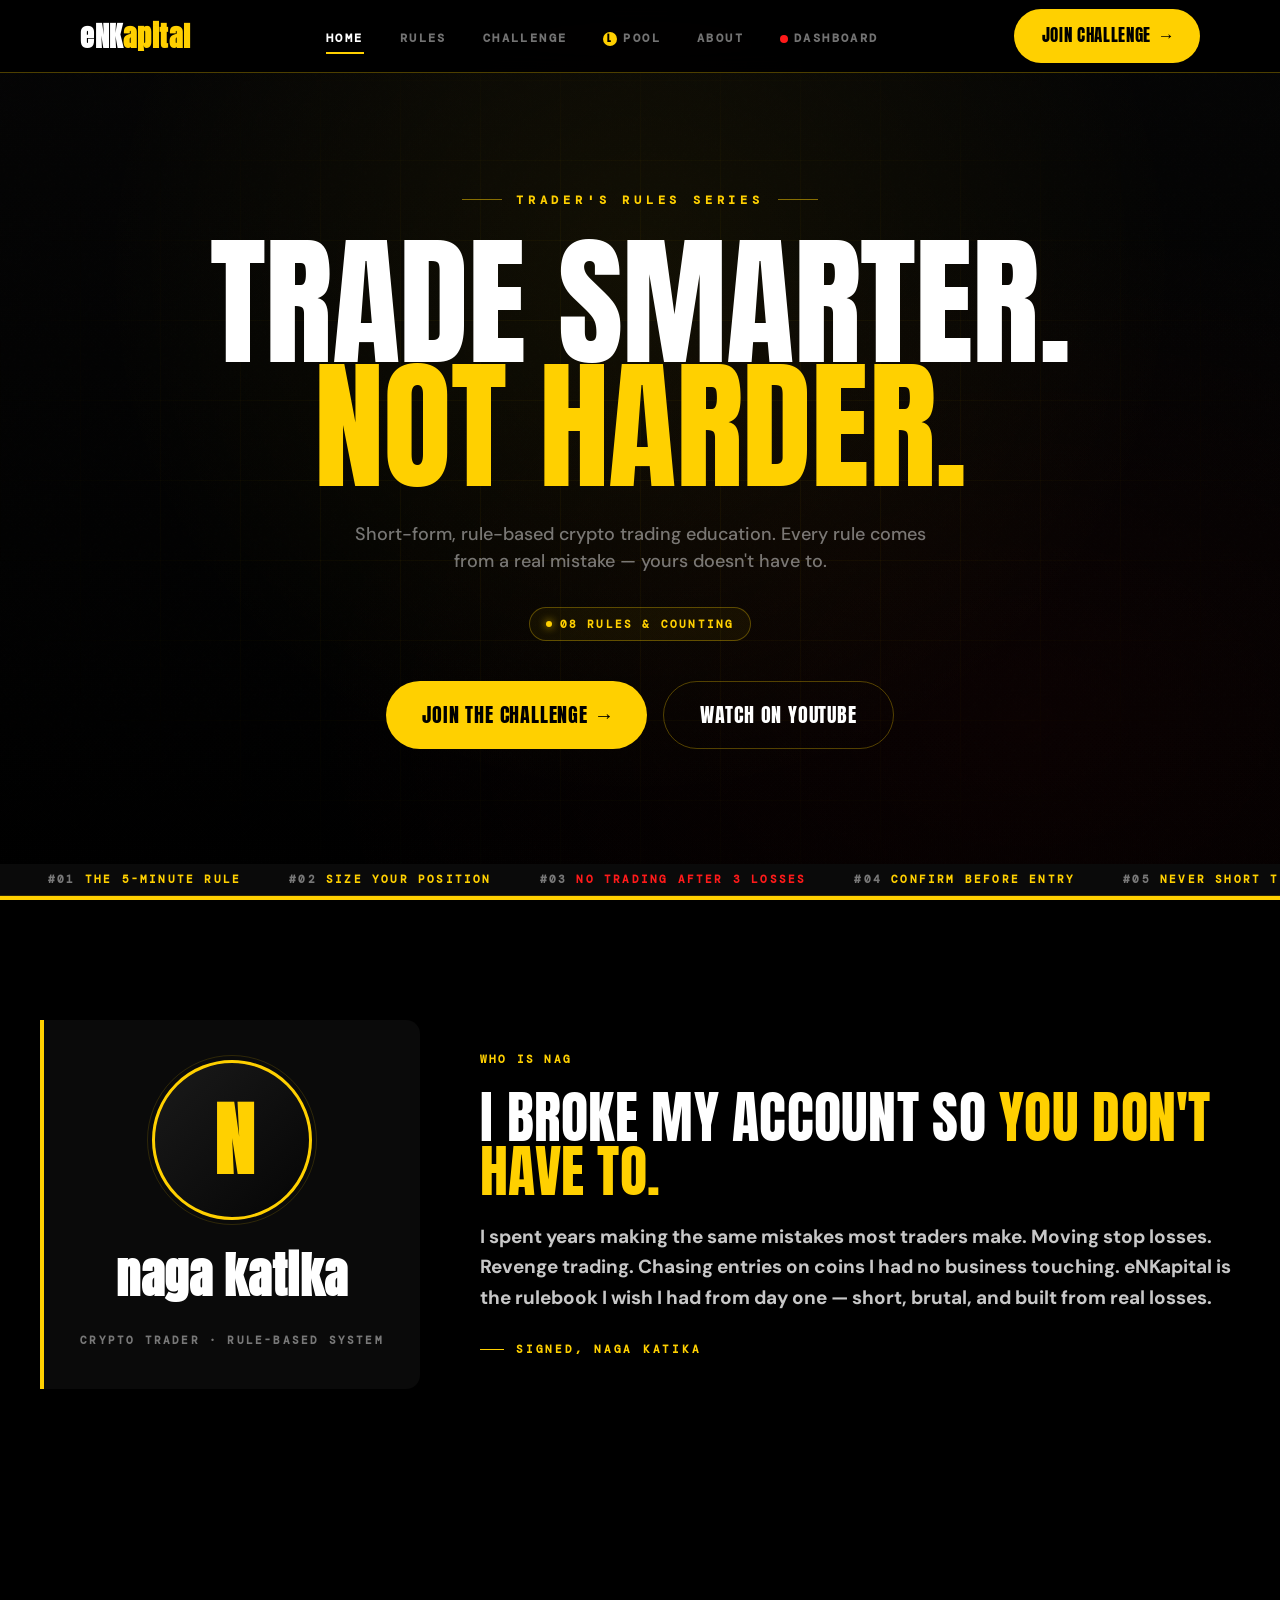
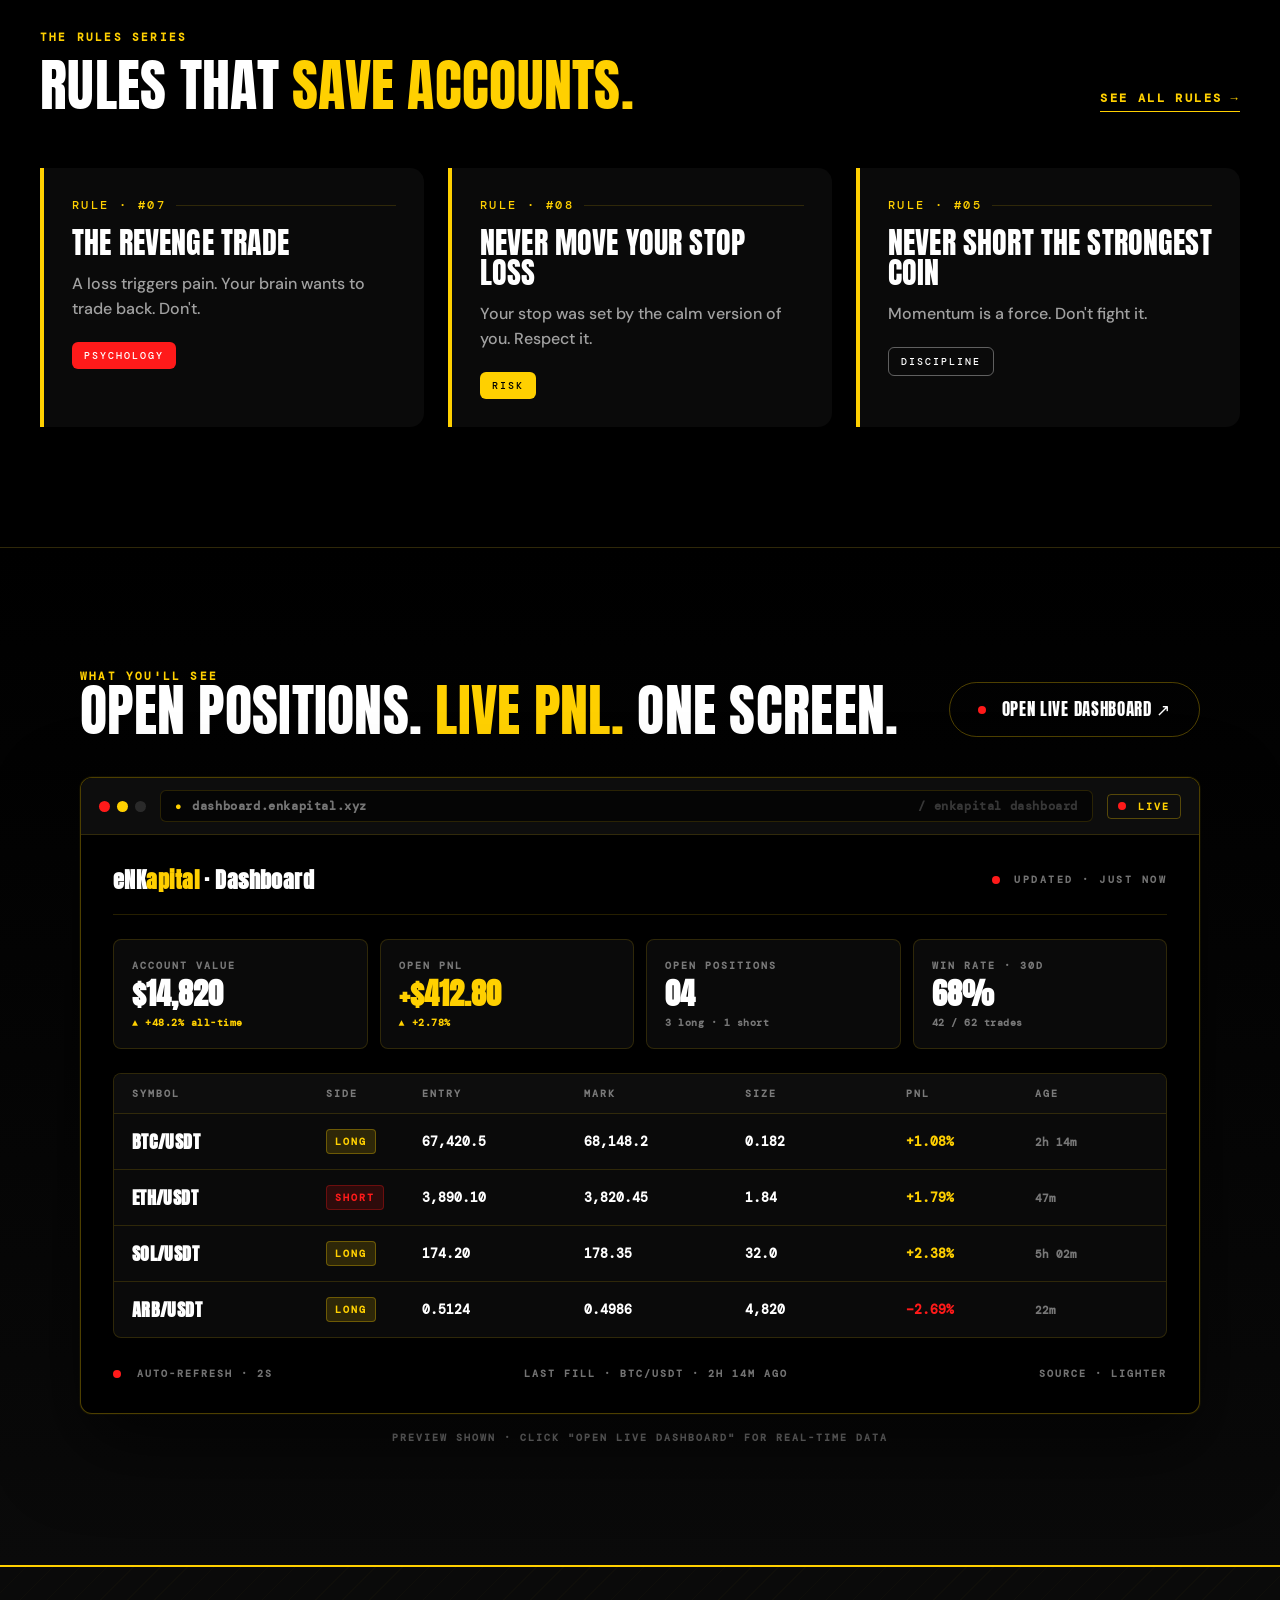
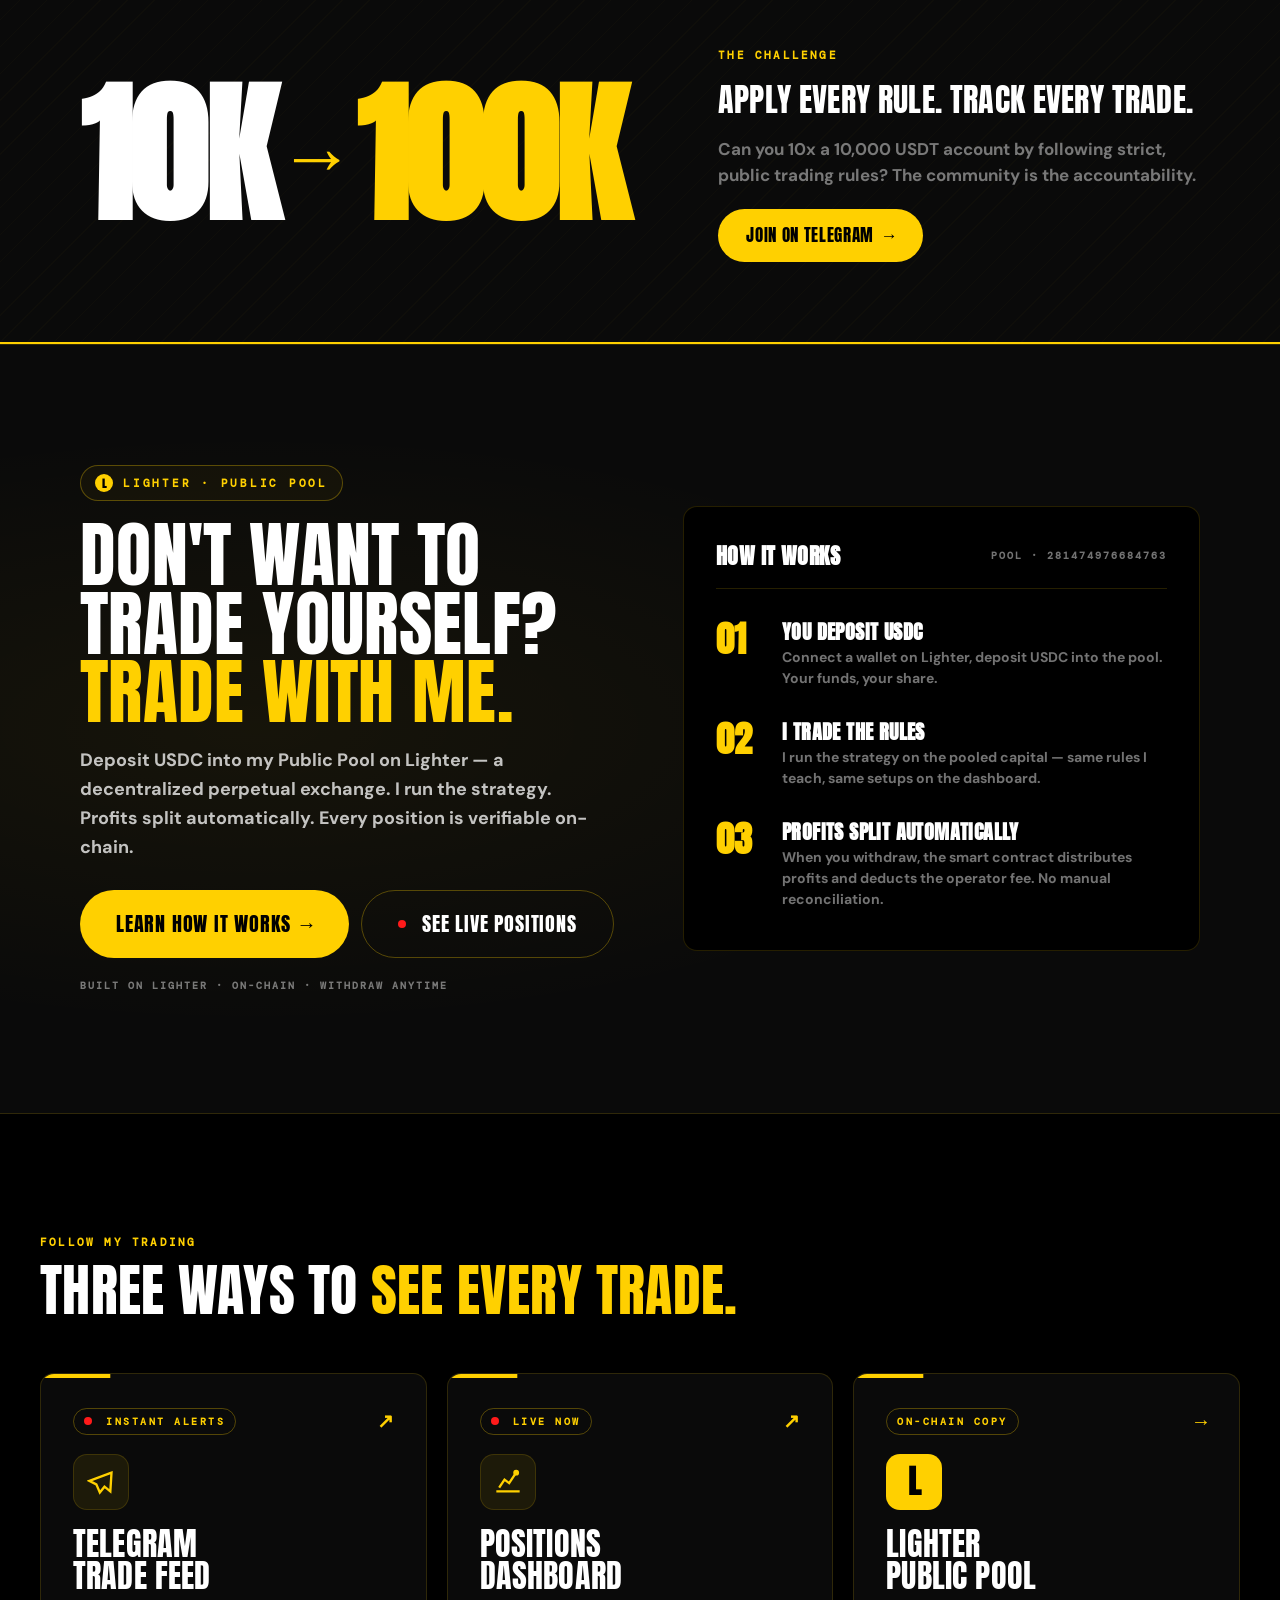
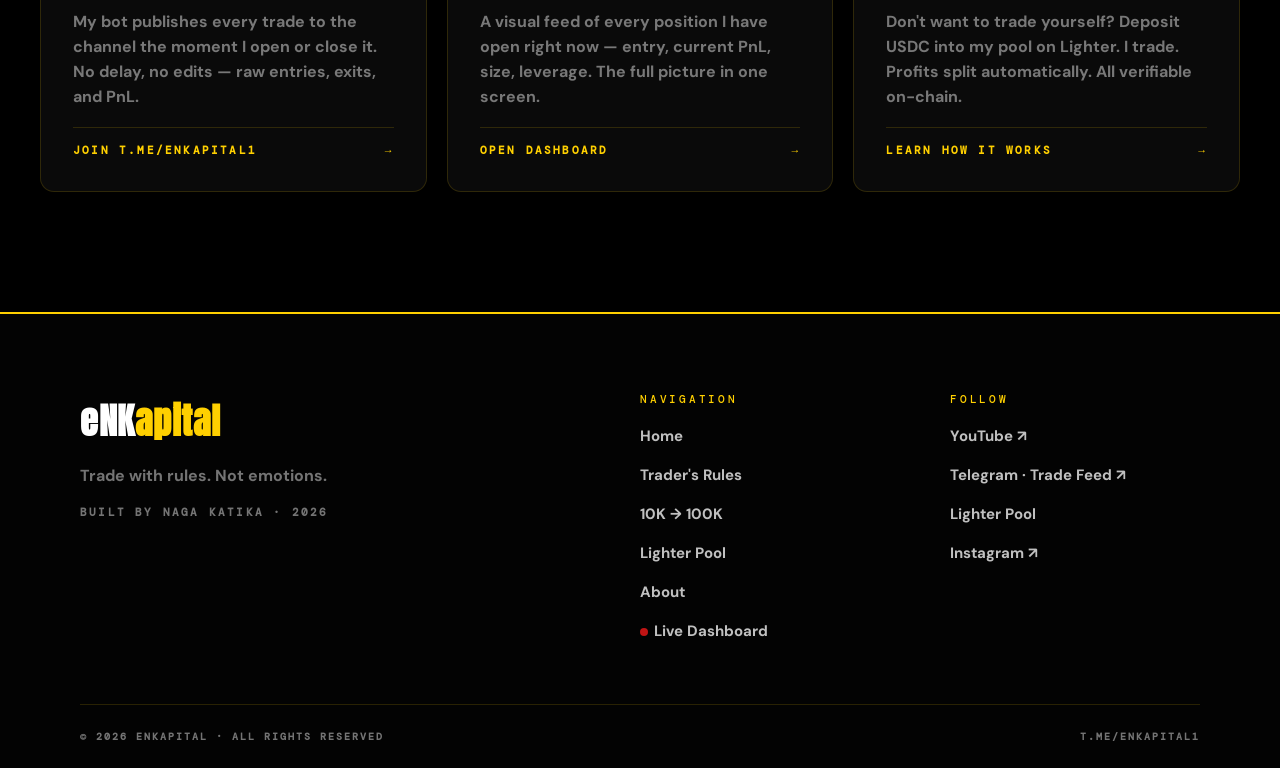
<file: index.html>
﻿<!doctype html>
<html lang="en">
<head>
<meta charset="utf-8">
<meta name="viewport" content="width=device-width,initial-scale=1">
<title>eNKapital — Trade Smarter. Not Harder.</title>
<meta name="description" content="The Trader's Rules series by nag. Rule-based crypto trading education. Join the 10K→100K Telegram challenge.">
<meta property="og:title" content="eNKapital — Trade Smarter. Not Harder.">
<meta property="og:description" content="The Trader's Rules series by nag. Join the 10K→100K Telegram challenge.">
<meta property="og:type" content="website">
<meta property="og:image" content="assets/og-image.jpg">
<link rel="canonical" href="/">
<link rel="preconnect" href="https://fonts.googleapis.com">
<link rel="preconnect" href="https://fonts.gstatic.com" crossorigin>
<link href="https://fonts.googleapis.com/css2?family=Anton&family=DM+Mono:wght@400;500&family=DM+Sans:wght@500;700&display=swap" rel="stylesheet">
<link rel="stylesheet" href="css/style.css">
</head>
<body>

<!-- ============== NAV ============== -->
<header class="nav" data-screen-label="nav">
  <div class="nav__inner">
    <a class="nav__logo" href="index.html">eNK<em>apital</em></a>
    <nav>
      <ul class="nav__links">
        <li><a class="nav__link is-active" href="index.html">Home</a></li>
        <li><a class="nav__link" href="rules.html">Rules</a></li>
        <li><a class="nav__link" href="challenge.html">Challenge</a></li>
        <li><a class="nav__link" href="pool.html"><span style="display:inline-flex;align-items:center;justify-content:center;width:14px;height:14px;border-radius:50%;background:var(--yellow);color:var(--black);font-family:Anton;font-size:9px;margin-right:6px;vertical-align:middle;">L</span>Pool</a></li>
        <li><a class="nav__link" href="about.html">About</a></li>
        <li><a class="nav__link" href="https://dashboard.enkapital.xyz/" target="_blank" rel="noopener"><span class="live-dot"></span>Dashboard</a></li>
      </ul>
    </nav>
    <a class="btn btn--primary btn--pill nav__cta" href="challenge.html">Join Challenge <span class="arrow">→</span></a>
    <button class="nav__burger" aria-label="Toggle menu"><span></span><span></span><span></span></button>
  </div>
</header>
<div class="nav__overlay">
  <a href="index.html">Home</a>
  <a href="rules.html">Rules</a>
  <a href="challenge.html">Challenge</a>
  <a href="about.html">About</a>
  <a href="https://dashboard.enkapital.xyz/" target="_blank" rel="noopener"><span class="live-dot"></span>Live Dashboard</a>
  <a class="btn btn--primary btn--pill" href="challenge.html">Join Challenge →</a>
</div>

<!-- ============== HERO ============== -->
<section class="hero" data-screen-label="home / hero">
  <div class="hero__bg"></div>
  <div class="hero__grid"></div>
  <div class="hero__noise"></div>

  <div class="hero__content reveal">
    <div class="hero__label">Trader's Rules Series</div>
    <h1 class="hero__title">
      <span class="line">Trade Smarter.</span>
      <span class="line yellow">Not Harder.</span>
    </h1>
    <p class="hero__sub">Short-form, rule-based crypto trading education. Every rule comes from a real mistake — yours doesn't have to.</p>
    <span class="pill"><span class="dot"></span>08 Rules &amp; Counting</span>
    <div class="hero__ctas">
      <a class="btn btn--primary btn--pill btn--lg" href="challenge.html">Join the Challenge <span class="arrow">→</span></a>
      <a class="btn btn--ghost btn--pill btn--lg" href="https://www.youtube.com/@eNKapital" target="_blank" rel="noopener">Watch on YouTube</a>
    </div>
  </div>

  <div class="hero__ticker" aria-hidden="true">
    <div class="hero__ticker-track">
      <span>#01 <span class="y">The 5-Minute Rule</span></span>
      <span>#02 <span class="y">Size Your Position</span></span>
      <span>#03 <span class="r">No Trading After 3 Losses</span></span>
      <span>#04 <span class="y">Confirm Before Entry</span></span>
      <span>#05 <span class="y">Never Short The Strongest Coin</span></span>
      <span>#06 <span class="y">Cut Losses Early</span></span>
      <span>#07 <span class="r">The Revenge Trade</span></span>
      <span>#08 <span class="y">Never Move Your Stop Loss</span></span>
      <span>#01 <span class="y">The 5-Minute Rule</span></span>
      <span>#02 <span class="y">Size Your Position</span></span>
      <span>#03 <span class="r">No Trading After 3 Losses</span></span>
      <span>#04 <span class="y">Confirm Before Entry</span></span>
      <span>#05 <span class="y">Never Short The Strongest Coin</span></span>
      <span>#06 <span class="y">Cut Losses Early</span></span>
      <span>#07 <span class="r">The Revenge Trade</span></span>
      <span>#08 <span class="y">Never Move Your Stop Loss</span></span>
    </div>
  </div>
  <div class="hero__bar"></div>
</section>

<!-- ============== WHO IS NAG ============== -->
<section class="who container" data-screen-label="home / who is nag">
  <div class="who__grid">
    <div class="who__card reveal">
      <div class="who__avatar">N</div>
      <div class="who__name">Naga Katika</div>
      <div class="who__tagline">Crypto Trader · Rule-Based System</div>
    </div>
    <div class="who__body reveal">
      <div class="label label--yellow">Who is nag</div>
      <h2 class="who__heading">I broke my account so <span class="yellow">you don't have to.</span></h2>
      <p class="who__text">I spent years making the same mistakes most traders make. Moving stop losses. Revenge trading. Chasing entries on coins I had no business touching. eNKapital is the rulebook I wish I had from day one — short, brutal, and built from real losses.</p>
      <span class="who__signature">Signed, Naga Katika</span>
    </div>
  </div>
</section>

<!-- ============== RULES TEASER ============== -->
<section class="section container" data-screen-label="home / rules teaser">
  <div class="section-head reveal">
    <div class="label label--yellow">The Rules Series</div>
    <div class="section-head__row">
      <h2 class="section-head__title">Rules That <span class="yellow">Save Accounts.</span></h2>
      <a class="section-head__link" href="rules.html">See All Rules <span>→</span></a>
    </div>
  </div>

  <div class="rules-row reveal">
    <article class="rule">
      <div class="rule__num">Rule · #07</div>
      <h3 class="rule__title">The Revenge Trade</h3>
      <p class="rule__hook">A loss triggers pain. Your brain wants to trade back. Don't.</p>
      <span class="rule__tag rule__tag--psy">Psychology</span>
    </article>
    <article class="rule">
      <div class="rule__num">Rule · #08</div>
      <h3 class="rule__title">Never Move Your Stop Loss</h3>
      <p class="rule__hook">Your stop was set by the calm version of you. Respect it.</p>
      <span class="rule__tag rule__tag--risk">Risk</span>
    </article>
    <article class="rule">
      <div class="rule__num">Rule · #05</div>
      <h3 class="rule__title">Never Short The Strongest Coin</h3>
      <p class="rule__hook">Momentum is a force. Don't fight it.</p>
      <span class="rule__tag rule__tag--dis">Discipline</span>
    </article>
  </div>
</section>

<!-- ============== DASHBOARD PREVIEW ============== -->
<section class="dashprev" data-screen-label="home / dashboard preview">
  <div class="container">
    <div class="dashprev__head reveal">
      <div>
        <div class="label label--yellow">What You'll See</div>
        <h2 class="dashprev__title">Open Positions. <span class="yellow">Live PnL.</span> One Screen.</h2>
      </div>
      <a class="btn btn--ghost btn--pill" href="https://dashboard.enkapital.xyz/" target="_blank" rel="noopener"><span class="live-dot"></span>Open Live Dashboard ↗</a>
    </div>

    <div class="bwin reveal">
      <div class="bwin__bar">
        <div class="bwin__dots">
          <span class="bwin__dot bwin__dot--r"></span>
          <span class="bwin__dot bwin__dot--y"></span>
          <span class="bwin__dot"></span>
        </div>
        <div class="bwin__url">
          <span class="lock">●</span>
          <span>dashboard.enkapital.xyz</span>
          <span style="margin-left:auto; color:var(--text-dim)">/ enkapital dashboard</span>
        </div>
        <span class="bwin__pill"><span class="live-dot"></span>Live</span>
      </div>

      <div class="dash">
        <div class="dash__header">
          <div class="dash__logo">eNK<em>apital</em> · Dashboard</div>
          <div class="dash__status"><span class="live-dot"></span>Updated · just now</div>
        </div>

        <div class="dash__kpis">
          <div class="kpi">
            <span class="kpi__label">Account Value</span>
            <span class="kpi__val">$14,820</span>
            <span class="kpi__sub kpi__sub--up">▲ +48.2% all-time</span>
          </div>
          <div class="kpi">
            <span class="kpi__label">Open PnL</span>
            <span class="kpi__val kpi__val--up">+$412.80</span>
            <span class="kpi__sub kpi__sub--up">▲ +2.78%</span>
          </div>
          <div class="kpi">
            <span class="kpi__label">Open Positions</span>
            <span class="kpi__val">04</span>
            <span class="kpi__sub">3 long · 1 short</span>
          </div>
          <div class="kpi">
            <span class="kpi__label">Win Rate · 30d</span>
            <span class="kpi__val">68%</span>
            <span class="kpi__sub">42 / 62 trades</span>
          </div>
        </div>

        <div class="dash__table-wrap">
          <div class="dash__table-head">
            <span>Symbol</span>
            <span>Side</span>
            <span>Entry</span>
            <span>Mark</span>
            <span>Size</span>
            <span>PnL</span>
            <span>Age</span>
          </div>
          <div class="dash__row">
            <span class="dash__sym">BTC/USDT</span>
            <span class="dash__side dash__side--long">Long</span>
            <span>67,420.5</span>
            <span>68,148.2</span>
            <span>0.182</span>
            <span class="dash__pnl--up">+1.08%</span>
            <span class="dash__time">2h 14m</span>
          </div>
          <div class="dash__row">
            <span class="dash__sym">ETH/USDT</span>
            <span class="dash__side dash__side--short">Short</span>
            <span>3,890.10</span>
            <span>3,820.45</span>
            <span>1.84</span>
            <span class="dash__pnl--up">+1.79%</span>
            <span class="dash__time">47m</span>
          </div>
          <div class="dash__row">
            <span class="dash__sym">SOL/USDT</span>
            <span class="dash__side dash__side--long">Long</span>
            <span>174.20</span>
            <span>178.35</span>
            <span>32.0</span>
            <span class="dash__pnl--up">+2.38%</span>
            <span class="dash__time">5h 02m</span>
          </div>
          <div class="dash__row">
            <span class="dash__sym">ARB/USDT</span>
            <span class="dash__side dash__side--long">Long</span>
            <span>0.5124</span>
            <span>0.4986</span>
            <span>4,820</span>
            <span class="dash__pnl--down">−2.69%</span>
            <span class="dash__time">22m</span>
          </div>
        </div>

        <div class="dash__foot">
          <span class="dash__pulse-row"><span class="live-dot"></span>Auto-refresh · 2s</span>
          <span>Last fill · BTC/USDT · 2h 14m ago</span>
          <span>Source · Lighter</span>
        </div>
      </div>
    </div>

    <p class="dashprev__note">Preview shown · Click "Open Live Dashboard" for real-time data</p>
  </div>
</section>

<!-- ============== CHALLENGE STRIP ============== -->
<section class="cstrip" data-screen-label="home / challenge strip">
  <div class="container">
    <div class="cstrip__grid reveal">
      <div class="cstrip__big">
        <span>10K</span>
        <span class="arrow">→</span>
        <span class="to">100K</span>
      </div>
      <div class="cstrip__copy">
        <div class="label label--yellow">The Challenge</div>
        <h3>Apply every rule. Track every trade.</h3>
        <p>Can you 10x a 10,000 USDT account by following strict, public trading rules? The community is the accountability.</p>
        <div>
          <a class="btn btn--primary btn--pill" href="challenge.html">Join on Telegram <span class="arrow">→</span></a>
        </div>
      </div>
    </div>
  </div>
</section>

<!-- ============== POOL ============== -->
<section class="pool" data-screen-label="home / lighter pool">
  <div class="container">
    <div class="pool__grid reveal">
      <div class="pool__intro">
        <span class="pool__platform"><span class="pp-mark">L</span> Lighter · Public Pool</span>
        <h2 class="pool__title">Don't want to trade yourself? <span class="yellow">Trade with me.</span></h2>
        <p class="pool__desc">Deposit USDC into my Public Pool on Lighter — a decentralized perpetual exchange. I run the strategy. Profits split automatically. Every position is verifiable on-chain.</p>
        <div class="pool__cta">
          <a class="btn btn--primary btn--pill btn--lg" href="pool.html">Learn How It Works <span class="arrow">→</span></a>
          <a class="btn btn--ghost btn--pill btn--lg" href="https://dashboard.enkapital.xyz/" target="_blank" rel="noopener"><span class="live-dot"></span>See Live Positions</a>
        </div>
        <span class="pool__note">Built on Lighter · On-chain · Withdraw anytime</span>
      </div>

      <div class="pool__how">
        <div class="pool__how-head">
          <span class="pool__how-title">How it works</span>
          <span class="pool__how-id">Pool · 281474976684763</span>
        </div>
        <div class="pool__step">
          <div class="pool__step-num">01</div>
          <div class="pool__step-body">
            <div class="pool__step-title">You Deposit USDC</div>
            <p class="pool__step-text">Connect a wallet on Lighter, deposit USDC into the pool. Your funds, your share.</p>
          </div>
        </div>
        <div class="pool__step">
          <div class="pool__step-num">02</div>
          <div class="pool__step-body">
            <div class="pool__step-title">I Trade The Rules</div>
            <p class="pool__step-text">I run the strategy on the pooled capital — same rules I teach, same setups on the dashboard.</p>
          </div>
        </div>
        <div class="pool__step">
          <div class="pool__step-num">03</div>
          <div class="pool__step-body">
            <div class="pool__step-title">Profits Split Automatically</div>
            <p class="pool__step-text">When you withdraw, the smart contract distributes profits and deducts the operator fee. No manual reconciliation.</p>
          </div>
        </div>
      </div>
    </div>
  </div>
</section>

<!-- ============== FOLLOW MY TRADES ============== -->
<section class="follow container" data-screen-label="home / follow my trades">
  <div class="section-head reveal">
    <div class="label label--yellow">Follow My Trading</div>
    <h2 class="section-head__title">Three Ways To <span class="yellow">See Every Trade.</span></h2>
  </div>

  <div class="follow__grid reveal">

    <a class="fcard" href="https://t.me/eNKapital1" target="_blank" rel="noopener">
      <div class="fcard__top">
        <span class="fcard__chip"><span class="live-dot"></span>Instant Alerts</span>
        <span class="fcard__arrow">↗</span>
      </div>
      <div class="fcard__icon">
        <svg viewBox="0 0 24 24" fill="none" stroke="currentColor" stroke-width="2" stroke-linecap="square" stroke-linejoin="miter">
          <path d="M21 4 2 11l6 3 3 7 4-5 5 4z"/>
        </svg>
      </div>
      <h3 class="fcard__title">Telegram<br>Trade Feed</h3>
      <p class="fcard__body">My bot publishes every trade to the channel the moment I open or close it. No delay, no edits — raw entries, exits, and PnL.</p>
      <div class="fcard__cta"><span>Join t.me/eNKapital1</span><span>→</span></div>
    </a>

    <a class="fcard" href="https://dashboard.enkapital.xyz/" target="_blank" rel="noopener">
      <div class="fcard__top">
        <span class="fcard__chip"><span class="live-dot"></span>Live Now</span>
        <span class="fcard__arrow">↗</span>
      </div>
      <div class="fcard__icon">
        <svg viewBox="0 0 24 24" fill="none" stroke="currentColor" stroke-width="2" stroke-linecap="square" stroke-linejoin="miter">
          <path d="M3 20h18"/>
          <path d="M5 16l4-6 4 3 6-9"/>
          <circle cx="19" cy="4" r="1.5" fill="currentColor"/>
        </svg>
      </div>
      <h3 class="fcard__title">Positions<br>Dashboard</h3>
      <p class="fcard__body">A visual feed of every position I have open right now — entry, current PnL, size, leverage. The full picture in one screen.</p>
      <div class="fcard__cta"><span>Open Dashboard</span><span>→</span></div>
    </a>

    <a class="fcard" href="pool.html">
      <div class="fcard__top">
        <span class="fcard__chip">On-Chain Copy</span>
        <span class="fcard__arrow">→</span>
      </div>
      <div class="fcard__icon fcard__icon--lighter">L</div>
      <h3 class="fcard__title">Lighter<br>Public Pool</h3>
      <p class="fcard__body">Don't want to trade yourself? Deposit USDC into my pool on Lighter. I trade. Profits split automatically. All verifiable on-chain.</p>
      <div class="fcard__cta"><span>Learn How It Works</span><span>→</span></div>
    </a>

  </div>
</section>

<!-- ============== FOOTER ============== -->
<footer class="footer" data-screen-label="footer">
  <div class="container">
    <div class="footer__grid">
      <div class="footer__brand">
        <div class="footer__logo">eNK<em>apital</em></div>
        <p class="footer__tag">Trade with rules. Not emotions.</p>
        <span class="label">Built by Naga Katika · 2026</span>
      </div>
      <div class="footer__col">
        <h4>Navigation</h4>
        <ul>
          <li><a href="index.html">Home</a></li>
          <li><a href="rules.html">Trader's Rules</a></li>
          <li><a href="challenge.html">10K → 100K</a></li>
          <li><a href="pool.html">Lighter Pool</a></li>
          <li><a href="about.html">About</a></li>
          <li><a href="https://dashboard.enkapital.xyz/" target="_blank" rel="noopener"><span class="live-dot"></span>Live Dashboard</a></li>
        </ul>
      </div>
      <div class="footer__col">
        <h4>Follow</h4>
        <ul>
          <li><a href="https://www.youtube.com/@eNKapital" target="_blank" rel="noopener">YouTube ↗</a></li>
          <li><a href="https://t.me/eNKapital1" target="_blank" rel="noopener">Telegram · Trade Feed ↗</a></li>
          <li><a href="pool.html">Lighter Pool</a></li>
          <li><a href="https://www.instagram.com/enkapital1/" target="_blank" rel="noopener">Instagram ↗</a></li>
        </ul>
      </div>
    </div>
    <div class="footer__bottom">
      <span>© 2026 eNKapital · All rights reserved</span>
      <span>t.me/eNKapital1</span>
    </div>
  </div>
</footer>

<script src="js/main.js"></script>
</body>
</html>
</file>
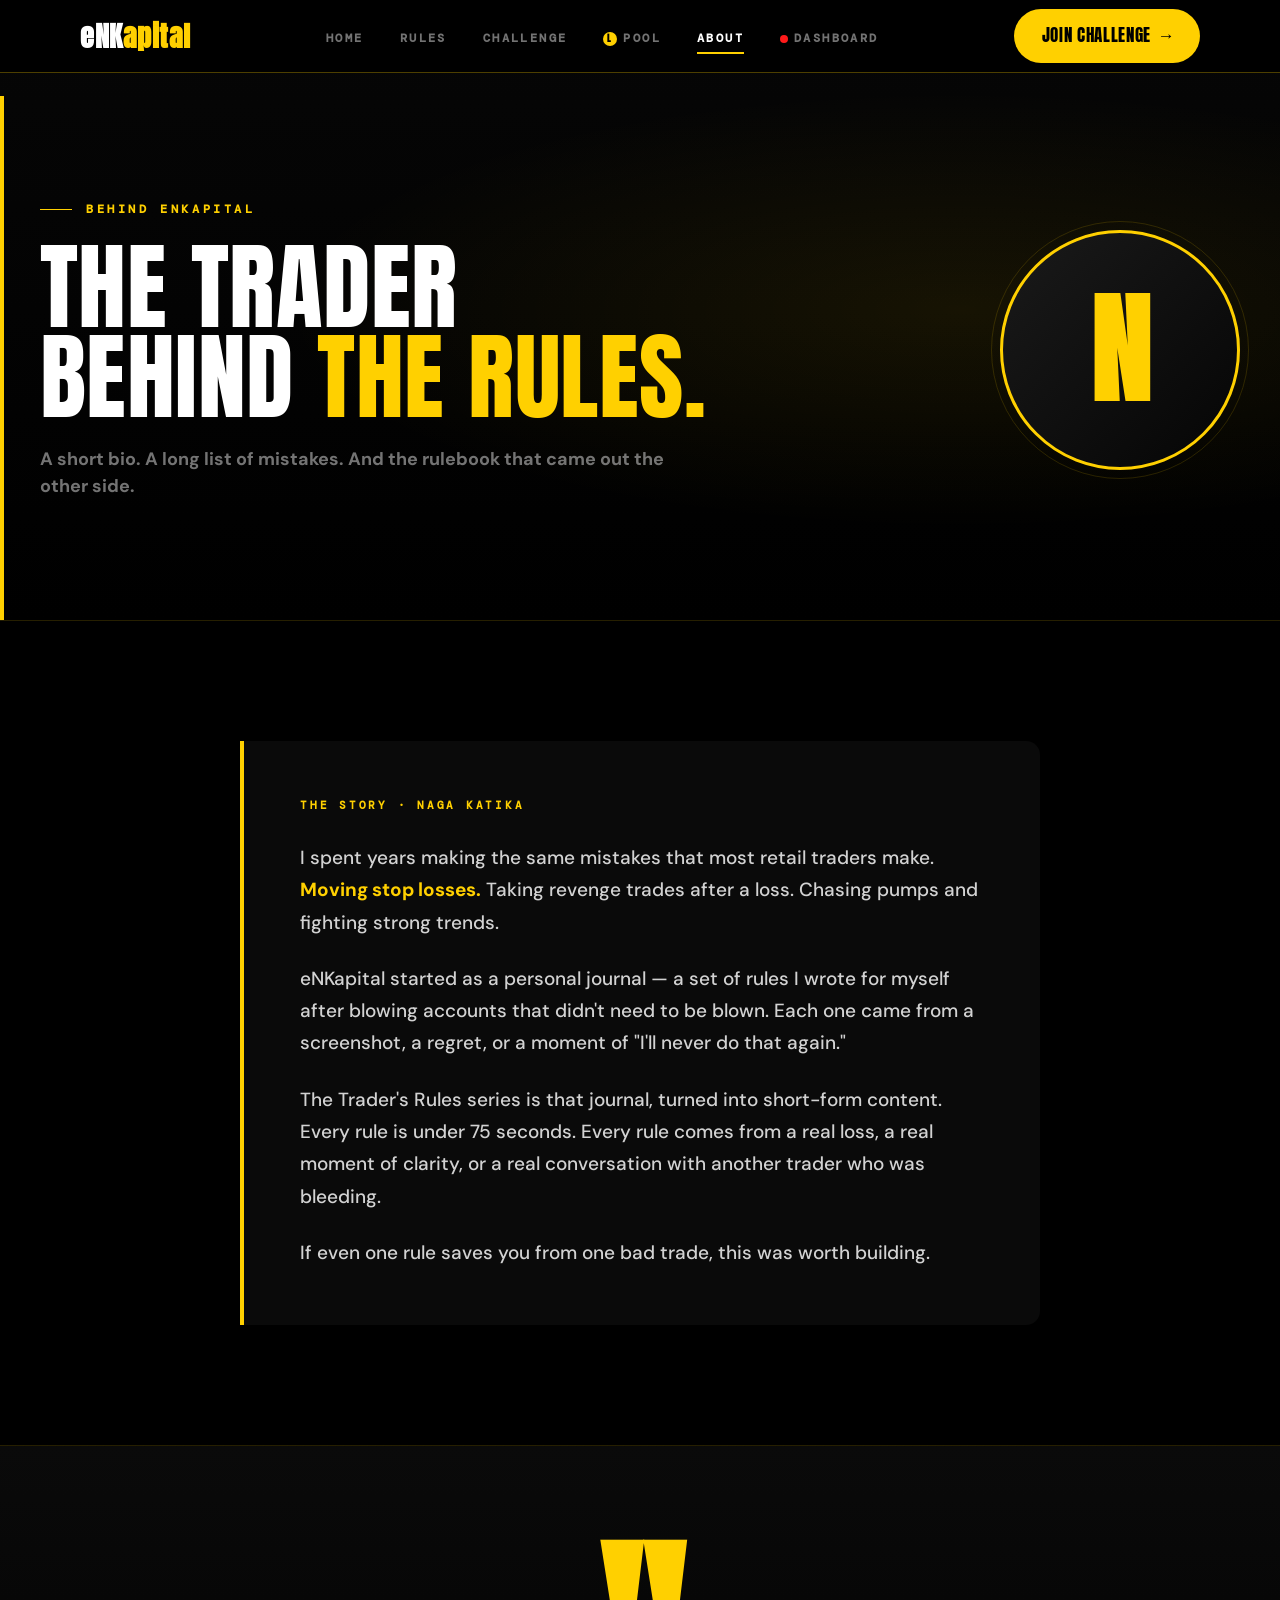
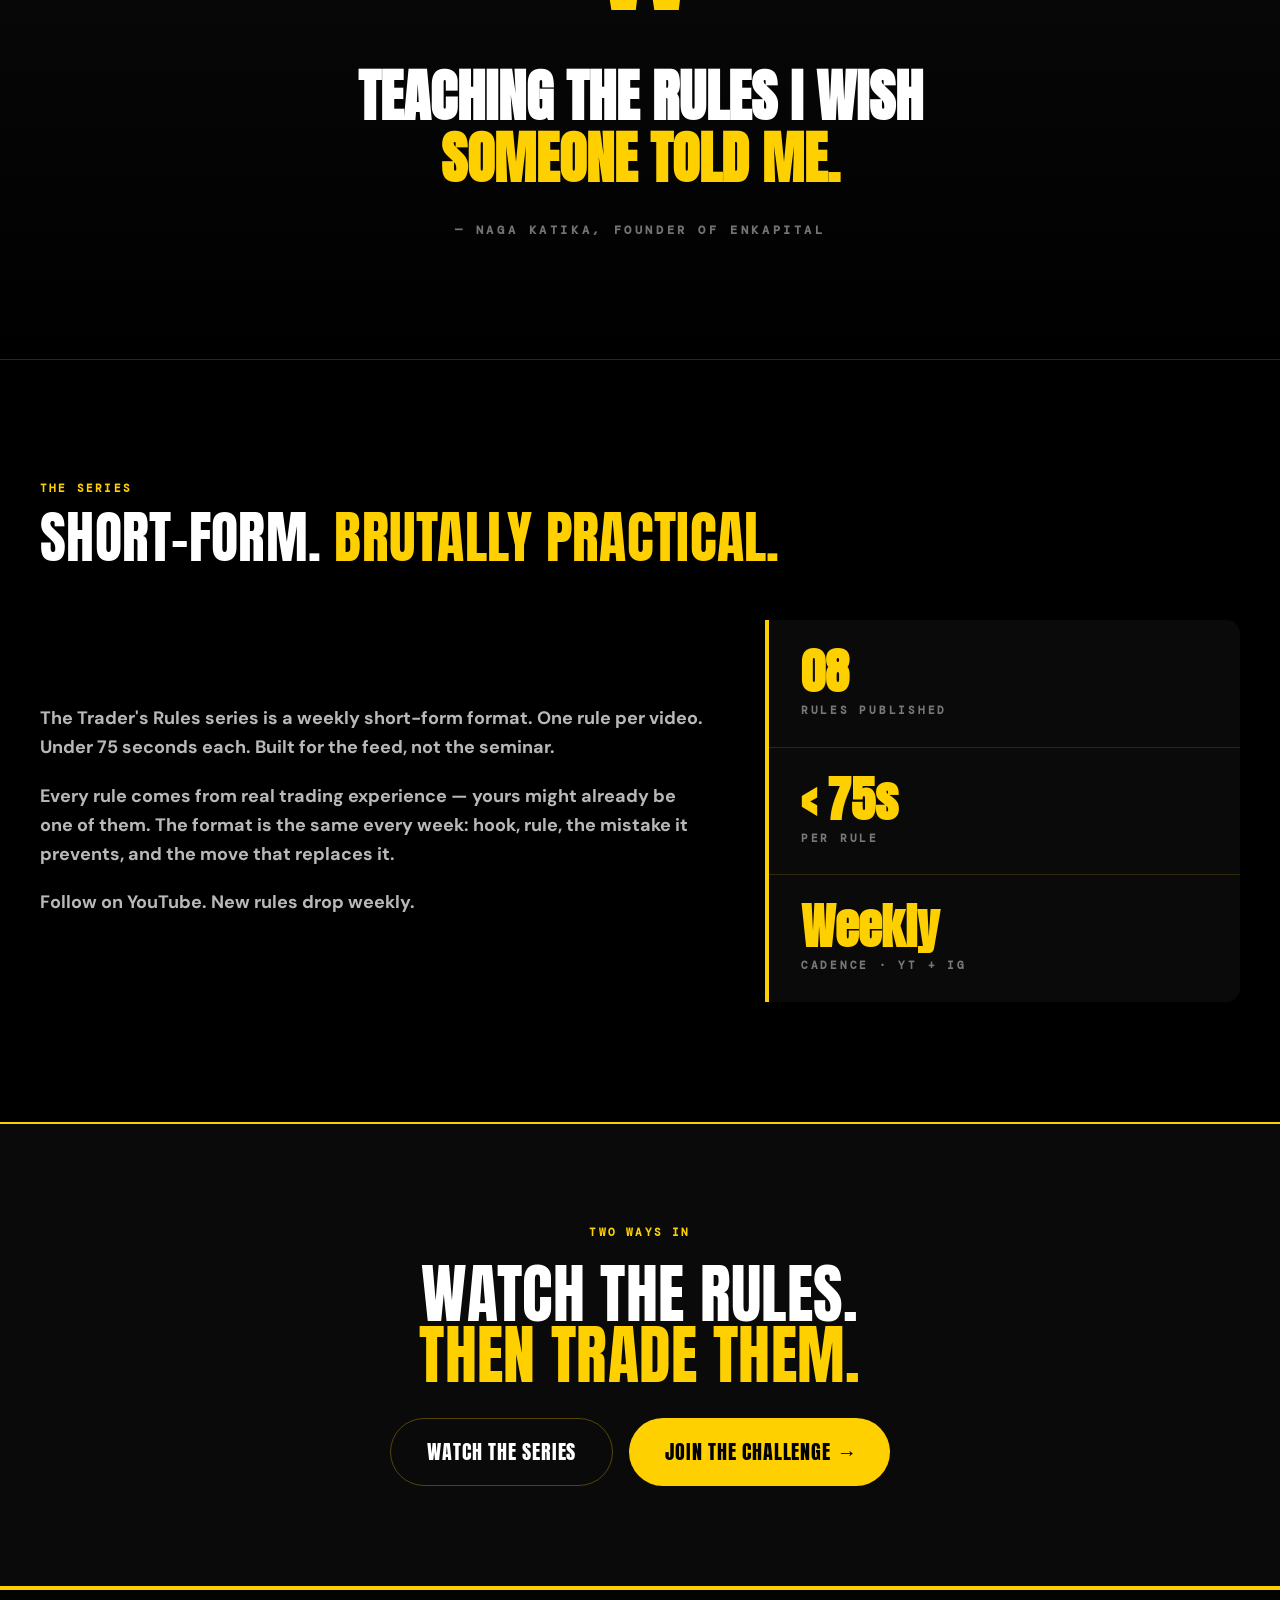
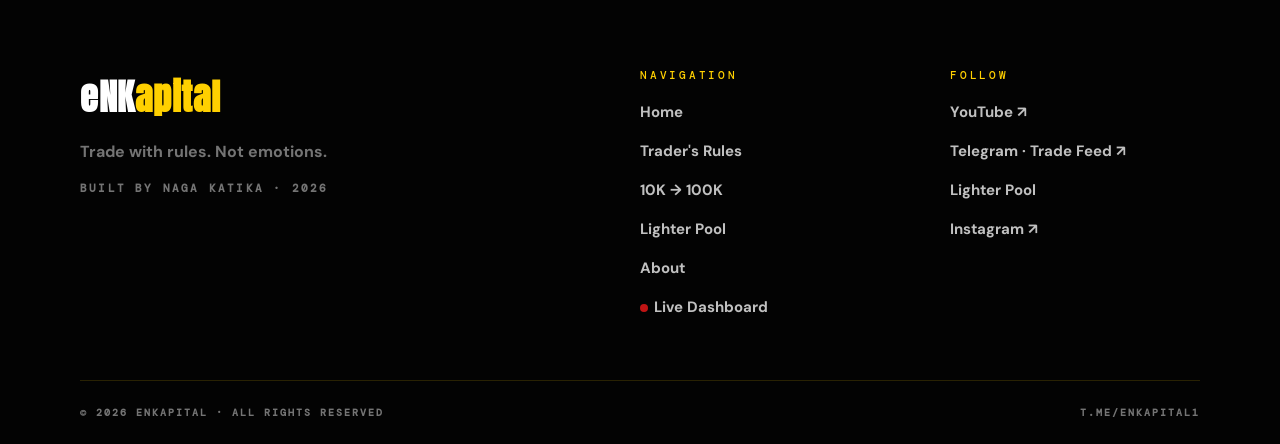
<file: about.html>
﻿<!doctype html>
<html lang="en">
<head>
<meta charset="utf-8">
<meta name="viewport" content="width=device-width,initial-scale=1">
<title>About — eNKapital</title>
<meta name="description" content="The trader behind eNKapital. nag's story, the mission, and why the Trader's Rules series exists.">
<meta property="og:title" content="About — eNKapital">
<meta property="og:description" content="Teaching the rules I wish someone told me. — nag, founder of eNKapital.">
<meta property="og:type" content="website">
<meta property="og:image" content="assets/og-image.jpg">
<link rel="canonical" href="/about.html">
<link rel="preconnect" href="https://fonts.googleapis.com">
<link rel="preconnect" href="https://fonts.gstatic.com" crossorigin>
<link href="https://fonts.googleapis.com/css2?family=Anton&family=DM+Mono:wght@400;500&family=DM+Sans:wght@500;700&display=swap" rel="stylesheet">
<link rel="stylesheet" href="css/style.css">
</head>
<body>

<!-- ============== NAV ============== -->
<header class="nav" data-screen-label="nav">
  <div class="nav__inner">
    <a class="nav__logo" href="index.html">eNK<em>apital</em></a>
    <nav>
      <ul class="nav__links">
        <li><a class="nav__link" href="index.html">Home</a></li>
        <li><a class="nav__link" href="rules.html">Rules</a></li>
        <li><a class="nav__link" href="challenge.html">Challenge</a></li>
        <li><a class="nav__link" href="pool.html"><span style="display:inline-flex;align-items:center;justify-content:center;width:14px;height:14px;border-radius:50%;background:var(--yellow);color:var(--black);font-family:Anton;font-size:9px;margin-right:6px;vertical-align:middle;">L</span>Pool</a></li>
        <li><a class="nav__link is-active" href="about.html">About</a></li>
        <li><a class="nav__link" href="https://dashboard.enkapital.xyz/" target="_blank" rel="noopener"><span class="live-dot"></span>Dashboard</a></li>
      </ul>
    </nav>
    <a class="btn btn--primary btn--pill nav__cta" href="challenge.html">Join Challenge <span class="arrow">→</span></a>
    <button class="nav__burger" aria-label="Toggle menu"><span></span><span></span><span></span></button>
  </div>
</header>
<div class="nav__overlay">
  <a href="index.html">Home</a>
  <a href="rules.html">Rules</a>
  <a href="challenge.html">Challenge</a>
  <a href="pool.html">Lighter Pool</a>
  <a href="about.html">About</a>
  <a href="https://dashboard.enkapital.xyz/" target="_blank" rel="noopener"><span class="live-dot"></span>Live Dashboard</a>
  <a class="btn btn--primary btn--pill" href="challenge.html">Join Challenge →</a>
</div>

<!-- ============== ABOUT HERO ============== -->
<section class="about-hero" data-screen-label="about / hero">
  <div class="about-hero__bg"></div>
  <div class="about-hero__bar"></div>
  <div class="about-hero__inner">
    <div class="about-hero__copy reveal">
      <div class="page-hero__label">Behind eNKapital</div>
      <h1 class="page-hero__title">The Trader<br>Behind <span class="yellow">The Rules.</span></h1>
      <p class="page-hero__sub">A short bio. A long list of mistakes. And the rulebook that came out the other side.</p>
    </div>
    <div class="about-hero__avatar reveal">N</div>
  </div>
</section>

<!-- ============== STORY ============== -->
<section class="section container" data-screen-label="about / story">
  <div class="story reveal">
    <div class="story__kicker">The Story · Naga Katika</div>
    <p>I spent years making the same mistakes that most retail traders make. <strong>Moving stop losses.</strong> Taking revenge trades after a loss. Chasing pumps and fighting strong trends.</p>
    <p>eNKapital started as a personal journal — a set of rules I wrote for myself after blowing accounts that didn't need to be blown. Each one came from a screenshot, a regret, or a moment of "I'll never do that again."</p>
    <p>The Trader's Rules series is that journal, turned into short-form content. Every rule is under 75 seconds. Every rule comes from a real loss, a real moment of clarity, or a real conversation with another trader who was bleeding.</p>
    <p>If even one rule saves you from one bad trade, this was worth building.</p>
  </div>
</section>

<!-- ============== MISSION ============== -->
<section data-screen-label="about / mission" style="border-top: 1px solid var(--border); border-bottom: 1px solid var(--border); background: linear-gradient(180deg, var(--surface-1), #000);">
  <div class="mission reveal">
    <span class="mission__mark">"</span>
    <p class="mission__quote">Teaching the rules I wish<br><span style="color:var(--yellow)">someone told me.</span></p>
    <div class="mission__attr">— Naga Katika, founder of eNKapital</div>
  </div>
</section>

<!-- ============== SERIES ============== -->
<section class="section container" data-screen-label="about / series">
  <div class="section-head reveal">
    <div class="label label--yellow">The Series</div>
    <h2 class="section-head__title">Short-Form. <span class="yellow">Brutally Practical.</span></h2>
  </div>
  <div class="series reveal">
    <div class="series__copy">
      <p>The Trader's Rules series is a weekly short-form format. One rule per video. Under 75 seconds each. Built for the feed, not the seminar.</p>
      <p>Every rule comes from real trading experience — yours might already be one of them. The format is the same every week: hook, rule, the mistake it prevents, and the move that replaces it.</p>
      <p>Follow on YouTube. New rules drop weekly.</p>
    </div>
    <aside class="series__stats">
      <div class="ss-row">
        <div class="ss-num">08</div>
        <div class="ss-label">Rules Published</div>
      </div>
      <div class="ss-row">
        <div class="ss-num">&lt; 75s</div>
        <div class="ss-label">Per Rule</div>
      </div>
      <div class="ss-row">
        <div class="ss-num">Weekly</div>
        <div class="ss-label">Cadence · YT + IG</div>
      </div>
    </aside>
  </div>
</section>

<!-- ============== CTA BAND ============== -->
<section class="cta-band" data-screen-label="about / cta">
  <div class="container">
    <div class="cta-band__inner reveal">
      <div class="label label--yellow">Two Ways In</div>
      <h2 class="cta-band__title">Watch the rules.<br><span class="yellow">Then trade them.</span></h2>
      <div class="cta-band__btns">
        <a class="btn btn--ghost btn--pill btn--lg" href="https://www.youtube.com/@eNKapital" target="_blank" rel="noopener">Watch the Series</a>
        <a class="btn btn--primary btn--pill btn--lg" href="challenge.html">Join the Challenge <span class="arrow">→</span></a>
      </div>
    </div>
  </div>
</section>

<!-- ============== FOOTER ============== -->
<footer class="footer" data-screen-label="footer">
  <div class="container">
    <div class="footer__grid">
      <div class="footer__brand">
        <div class="footer__logo">eNK<em>apital</em></div>
        <p class="footer__tag">Trade with rules. Not emotions.</p>
        <span class="label">Built by Naga Katika · 2026</span>
      </div>
      <div class="footer__col">
        <h4>Navigation</h4>
        <ul>
          <li><a href="index.html">Home</a></li>
          <li><a href="rules.html">Trader's Rules</a></li>
          <li><a href="challenge.html">10K → 100K</a></li>
          <li><a href="pool.html">Lighter Pool</a></li>
          <li><a href="about.html">About</a></li>
          <li><a href="https://dashboard.enkapital.xyz/" target="_blank" rel="noopener"><span class="live-dot"></span>Live Dashboard</a></li>
        </ul>
      </div>
      <div class="footer__col">
        <h4>Follow</h4>
        <ul>
          <li><a href="https://www.youtube.com/@eNKapital" target="_blank" rel="noopener">YouTube ↗</a></li>
          <li><a href="https://t.me/eNKapital1" target="_blank" rel="noopener">Telegram · Trade Feed ↗</a></li>
          <li><a href="pool.html">Lighter Pool</a></li>
          <li><a href="https://www.instagram.com/enkapital1/" target="_blank" rel="noopener">Instagram ↗</a></li>
        </ul>
      </div>
    </div>
    <div class="footer__bottom">
      <span>© 2026 eNKapital · All rights reserved</span>
      <span>t.me/eNKapital1</span>
    </div>
  </div>
</footer>

<script src="js/main.js"></script>
</body>
</html>
</file>
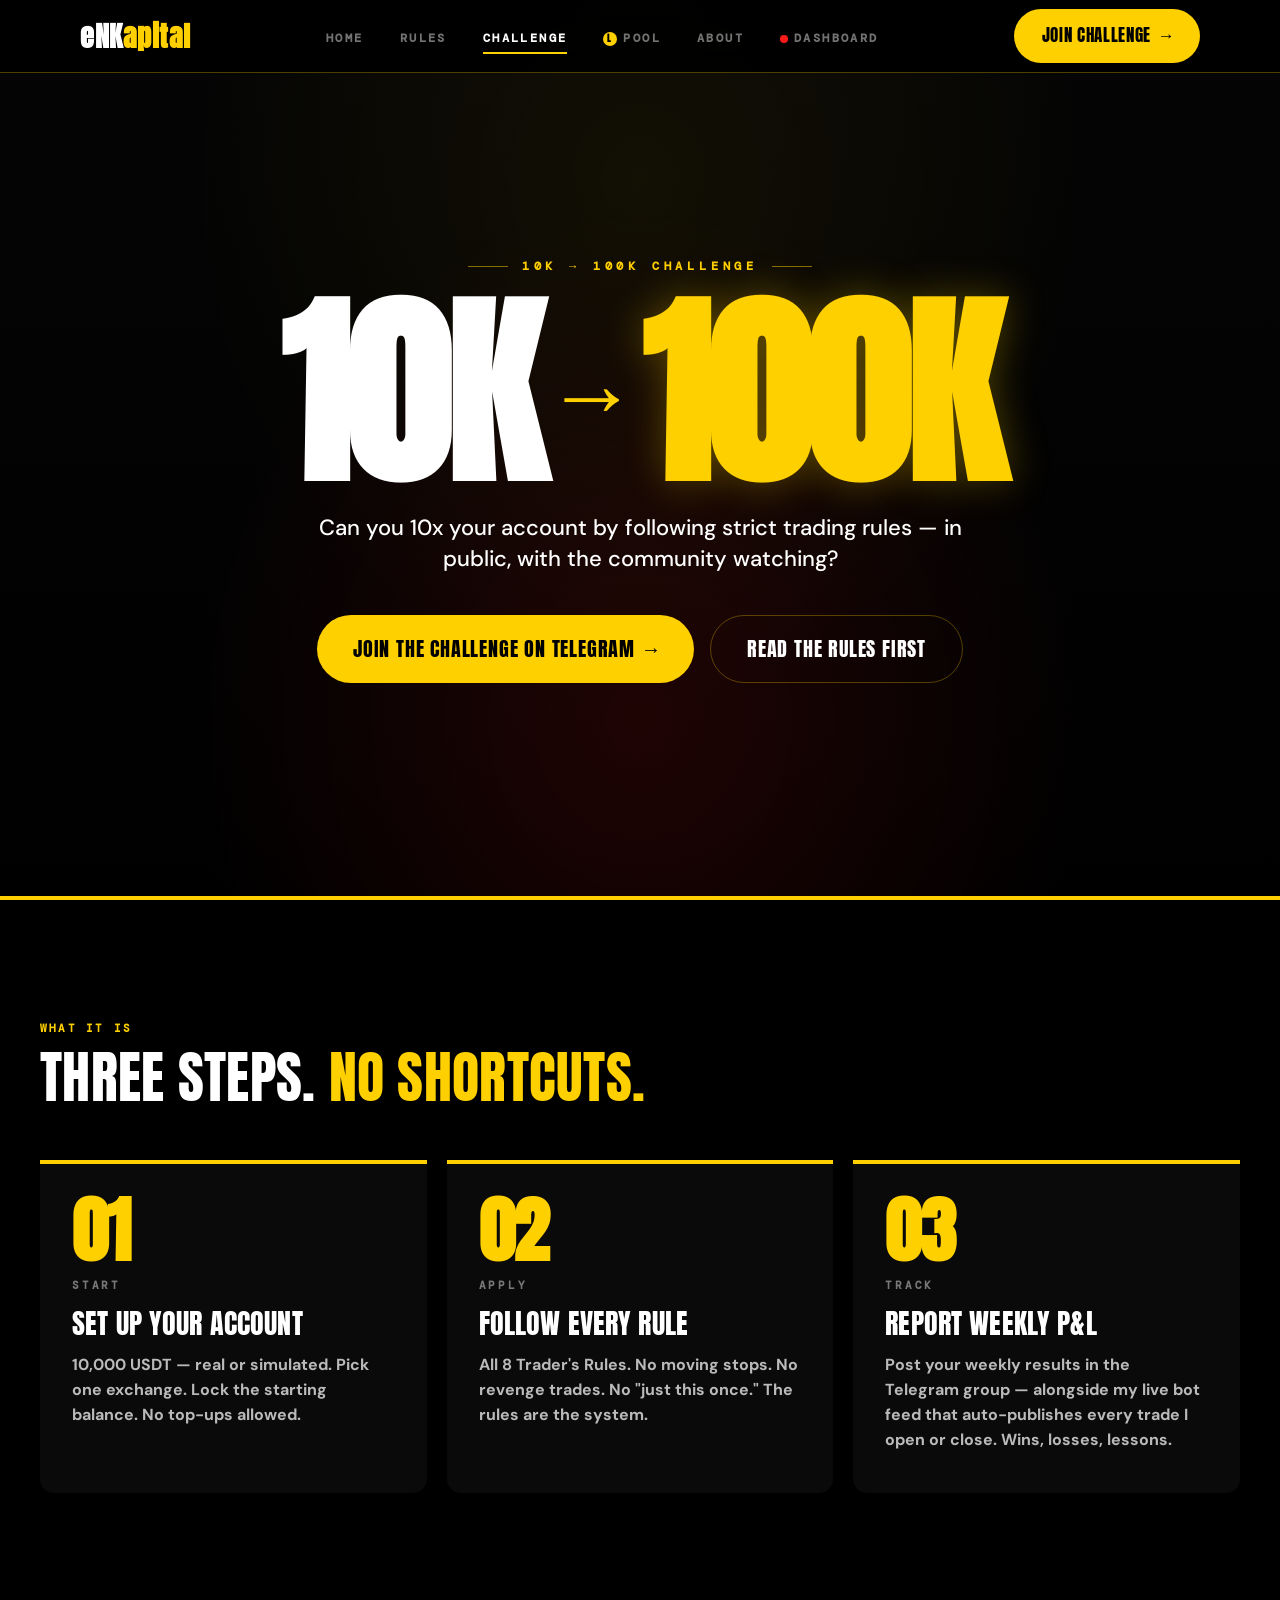
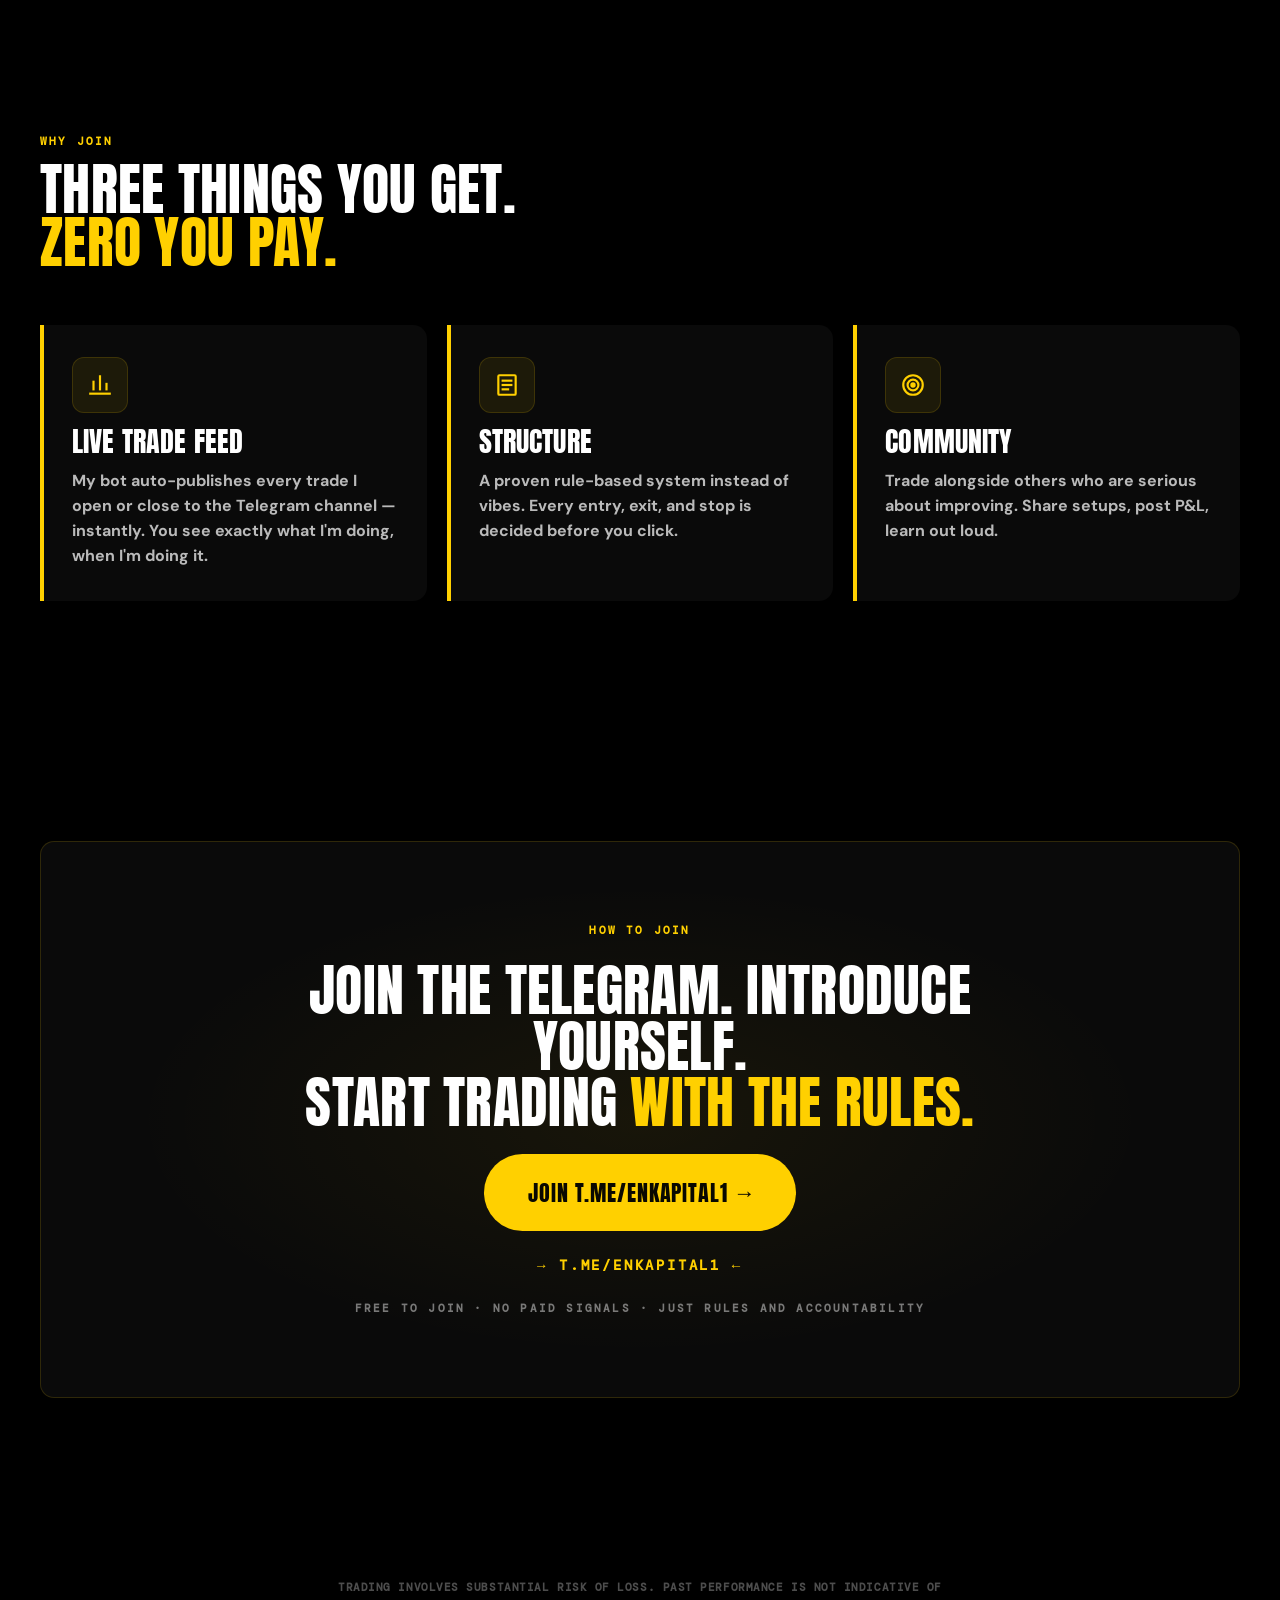
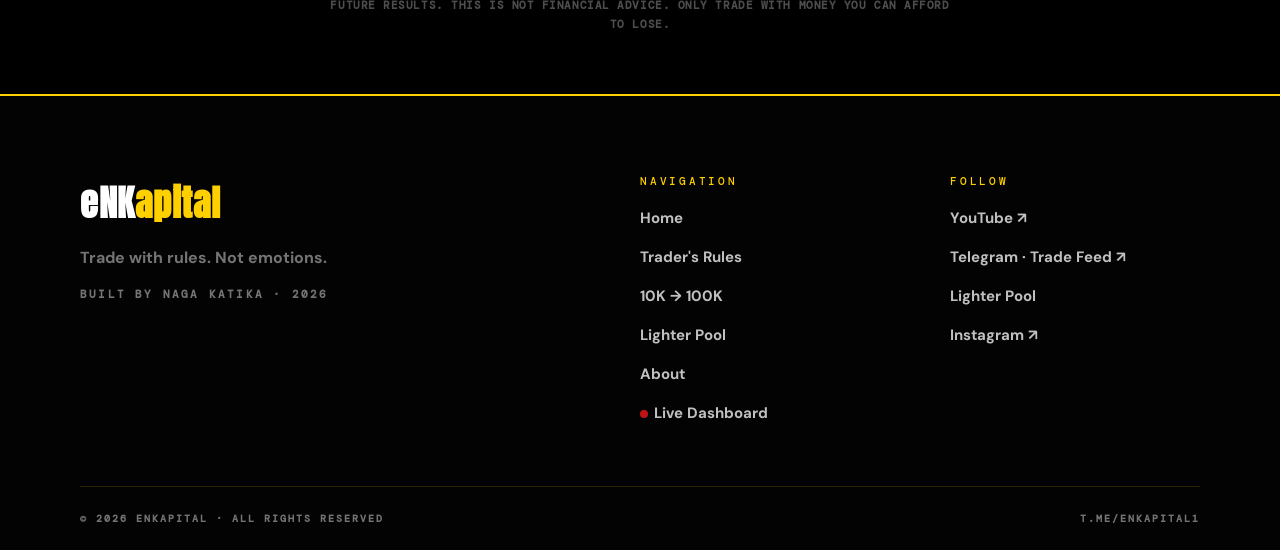
<file: challenge.html>
﻿<!doctype html>
<html lang="en">
<head>
<meta charset="utf-8">
<meta name="viewport" content="width=device-width,initial-scale=1">
<title>10K → 100K Challenge — eNKapital</title>
<meta name="description" content="Can you 10x a 10,000 USDT account by following strict trading rules? Join the eNKapital Telegram challenge.">
<meta property="og:title" content="10K → 100K Challenge — eNKapital">
<meta property="og:description" content="Set up. Apply the rules. Track weekly P&amp;L. Join on Telegram.">
<meta property="og:type" content="website">
<meta property="og:image" content="assets/og-image.jpg">
<link rel="canonical" href="/challenge.html">
<link rel="preconnect" href="https://fonts.googleapis.com">
<link rel="preconnect" href="https://fonts.gstatic.com" crossorigin>
<link href="https://fonts.googleapis.com/css2?family=Anton&family=DM+Mono:wght@400;500&family=DM+Sans:wght@500;700&display=swap" rel="stylesheet">
<link rel="stylesheet" href="css/style.css">
</head>
<body>

<!-- ============== NAV ============== -->
<header class="nav" data-screen-label="nav">
  <div class="nav__inner">
    <a class="nav__logo" href="index.html">eNK<em>apital</em></a>
    <nav>
      <ul class="nav__links">
        <li><a class="nav__link" href="index.html">Home</a></li>
        <li><a class="nav__link" href="rules.html">Rules</a></li>
        <li><a class="nav__link is-active" href="challenge.html">Challenge</a></li>
        <li><a class="nav__link" href="pool.html"><span style="display:inline-flex;align-items:center;justify-content:center;width:14px;height:14px;border-radius:50%;background:var(--yellow);color:var(--black);font-family:Anton;font-size:9px;margin-right:6px;vertical-align:middle;">L</span>Pool</a></li>
        <li><a class="nav__link" href="about.html">About</a></li>
        <li><a class="nav__link" href="https://dashboard.enkapital.xyz/" target="_blank" rel="noopener"><span class="live-dot"></span>Dashboard</a></li>
      </ul>
    </nav>
    <a class="btn btn--primary btn--pill nav__cta" href="https://t.me/eNKapital1" target="_blank" rel="noopener">Join Challenge <span class="arrow">→</span></a>
    <button class="nav__burger" aria-label="Toggle menu"><span></span><span></span><span></span></button>
  </div>
</header>
<div class="nav__overlay">
  <a href="index.html">Home</a>
  <a href="rules.html">Rules</a>
  <a href="challenge.html">Challenge</a>
  <a href="pool.html">Lighter Pool</a>
  <a href="about.html">About</a>
  <a href="https://dashboard.enkapital.xyz/" target="_blank" rel="noopener"><span class="live-dot"></span>Live Dashboard</a>
  <a class="btn btn--primary btn--pill" href="https://t.me/eNKapital1" target="_blank" rel="noopener">Join Challenge →</a>
</div>

<!-- ============== CHALLENGE HERO ============== -->
<section class="challenge-hero" data-screen-label="challenge / hero">
  <div class="challenge-hero__bg"></div>
  <div class="challenge-hero__inner reveal">
    <div class="hero__label">10K → 100K Challenge</div>
    <div class="challenge-hero__display">
      <span>10K</span>
      <span class="arrow">→</span>
      <span class="to">100K</span>
    </div>
    <p class="challenge-hero__sub">Can you 10x your account by following strict trading rules — in public, with the community watching?</p>
    <div class="hero__ctas">
      <a class="btn btn--primary btn--pill btn--lg" href="https://t.me/eNKapital1" target="_blank" rel="noopener">Join the Challenge on Telegram <span class="arrow">→</span></a>
      <a class="btn btn--ghost btn--pill btn--lg" href="rules.html">Read the Rules First</a>
    </div>
  </div>
  <div class="challenge-hero__bar"></div>
</section>

<!-- ============== WHAT IS IT — STEPS ============== -->
<section class="section container" data-screen-label="challenge / steps">
  <div class="section-head reveal">
    <div class="label label--yellow">What it is</div>
    <h2 class="section-head__title">Three Steps. <span class="yellow">No Shortcuts.</span></h2>
  </div>

  <div class="steps reveal">
    <article class="step">
      <div class="step__num">01</div>
      <div class="step__label">Start</div>
      <h3 class="step__title">Set Up Your Account</h3>
      <p class="step__body">10,000 USDT — real or simulated. Pick one exchange. Lock the starting balance. No top-ups allowed.</p>
    </article>
    <article class="step">
      <div class="step__num">02</div>
      <div class="step__label">Apply</div>
      <h3 class="step__title">Follow Every Rule</h3>
      <p class="step__body">All 8 Trader's Rules. No moving stops. No revenge trades. No "just this once." The rules are the system.</p>
    </article>
    <article class="step">
      <div class="step__num">03</div>
      <div class="step__label">Track</div>
      <h3 class="step__title">Report Weekly P&amp;L</h3>
      <p class="step__body">Post your weekly results in the Telegram group — alongside my live bot feed that auto-publishes every trade I open or close. Wins, losses, lessons.</p>
    </article>
  </div>
</section>

<!-- ============== WHY JOIN — VALUES ============== -->
<section class="section container" data-screen-label="challenge / why">
  <div class="section-head reveal">
    <div class="label label--yellow">Why join</div>
    <h2 class="section-head__title">Three Things You Get. <br><span class="yellow">Zero You Pay.</span></h2>
  </div>

  <div class="values reveal">
    <article class="value">
      <div class="value__icon">
        <svg viewBox="0 0 24 24" fill="none" stroke="currentColor" stroke-width="2" stroke-linecap="square">
          <path d="M3 20h18"/>
          <path d="M6 16V9"/>
          <path d="M12 16V4"/>
          <path d="M18 16v-5"/>
        </svg>
      </div>
      <h3 class="value__title">Live Trade Feed</h3>
      <p class="value__body">My bot auto-publishes every trade I open or close to the Telegram channel — instantly. You see exactly what I'm doing, when I'm doing it.</p>
    </article>
    <article class="value">
      <div class="value__icon">
        <svg viewBox="0 0 24 24" fill="none" stroke="currentColor" stroke-width="2" stroke-linecap="square">
          <rect x="4" y="3" width="16" height="18" rx="1"/>
          <path d="M8 8h8"/>
          <path d="M8 12h8"/>
          <path d="M8 16h5"/>
        </svg>
      </div>
      <h3 class="value__title">Structure</h3>
      <p class="value__body">A proven rule-based system instead of vibes. Every entry, exit, and stop is decided before you click.</p>
    </article>
    <article class="value">
      <div class="value__icon">
        <svg viewBox="0 0 24 24" fill="none" stroke="currentColor" stroke-width="2" stroke-linecap="square">
          <circle cx="12" cy="12" r="9"/>
          <circle cx="12" cy="12" r="5"/>
          <circle cx="12" cy="12" r="1.5" fill="currentColor"/>
        </svg>
      </div>
      <h3 class="value__title">Community</h3>
      <p class="value__body">Trade alongside others who are serious about improving. Share setups, post P&amp;L, learn out loud.</p>
    </article>
  </div>
</section>

<!-- ============== HOW TO JOIN ============== -->
<section class="section container" data-screen-label="challenge / join">
  <div class="join reveal">
    <div class="label label--yellow">How to join</div>
    <h2 class="join__title">Join the Telegram. Introduce yourself.<br>Start trading <span style="color:var(--yellow)">with the rules.</span></h2>
    <a class="btn btn--primary btn--pill btn--lg" href="https://t.me/eNKapital1" target="_blank" rel="noopener" style="font-size: 22px; padding: 22px 44px;">
      Join t.me/eNKapital1 <span class="arrow">→</span>
    </a>
    <div class="join__url">→ t.me/eNKapital1 ←</div>
    <p class="join__note">Free to join · No paid signals · Just rules and accountability</p>
  </div>
</section>

<!-- ============== DISCLAIMER ============== -->
<p class="disclaimer">
  Trading involves substantial risk of loss. Past performance is not indicative of future results. This is not financial advice. Only trade with money you can afford to lose.
</p>

<!-- ============== FOOTER ============== -->
<footer class="footer" data-screen-label="footer">
  <div class="container">
    <div class="footer__grid">
      <div class="footer__brand">
        <div class="footer__logo">eNK<em>apital</em></div>
        <p class="footer__tag">Trade with rules. Not emotions.</p>
        <span class="label">Built by Naga Katika · 2026</span>
      </div>
      <div class="footer__col">
        <h4>Navigation</h4>
        <ul>
          <li><a href="index.html">Home</a></li>
          <li><a href="rules.html">Trader's Rules</a></li>
          <li><a href="challenge.html">10K → 100K</a></li>
          <li><a href="pool.html">Lighter Pool</a></li>
          <li><a href="about.html">About</a></li>
          <li><a href="https://dashboard.enkapital.xyz/" target="_blank" rel="noopener"><span class="live-dot"></span>Live Dashboard</a></li>
        </ul>
      </div>
      <div class="footer__col">
        <h4>Follow</h4>
        <ul>
          <li><a href="https://www.youtube.com/@eNKapital" target="_blank" rel="noopener">YouTube ↗</a></li>
          <li><a href="https://t.me/eNKapital1" target="_blank" rel="noopener">Telegram · Trade Feed ↗</a></li>
          <li><a href="pool.html">Lighter Pool</a></li>
          <li><a href="https://www.instagram.com/enkapital1/" target="_blank" rel="noopener">Instagram ↗</a></li>
        </ul>
      </div>
    </div>
    <div class="footer__bottom">
      <span>© 2026 eNKapital · All rights reserved</span>
      <span>t.me/eNKapital1</span>
    </div>
  </div>
</footer>

<script src="js/main.js"></script>
</body>
</html>
</file>
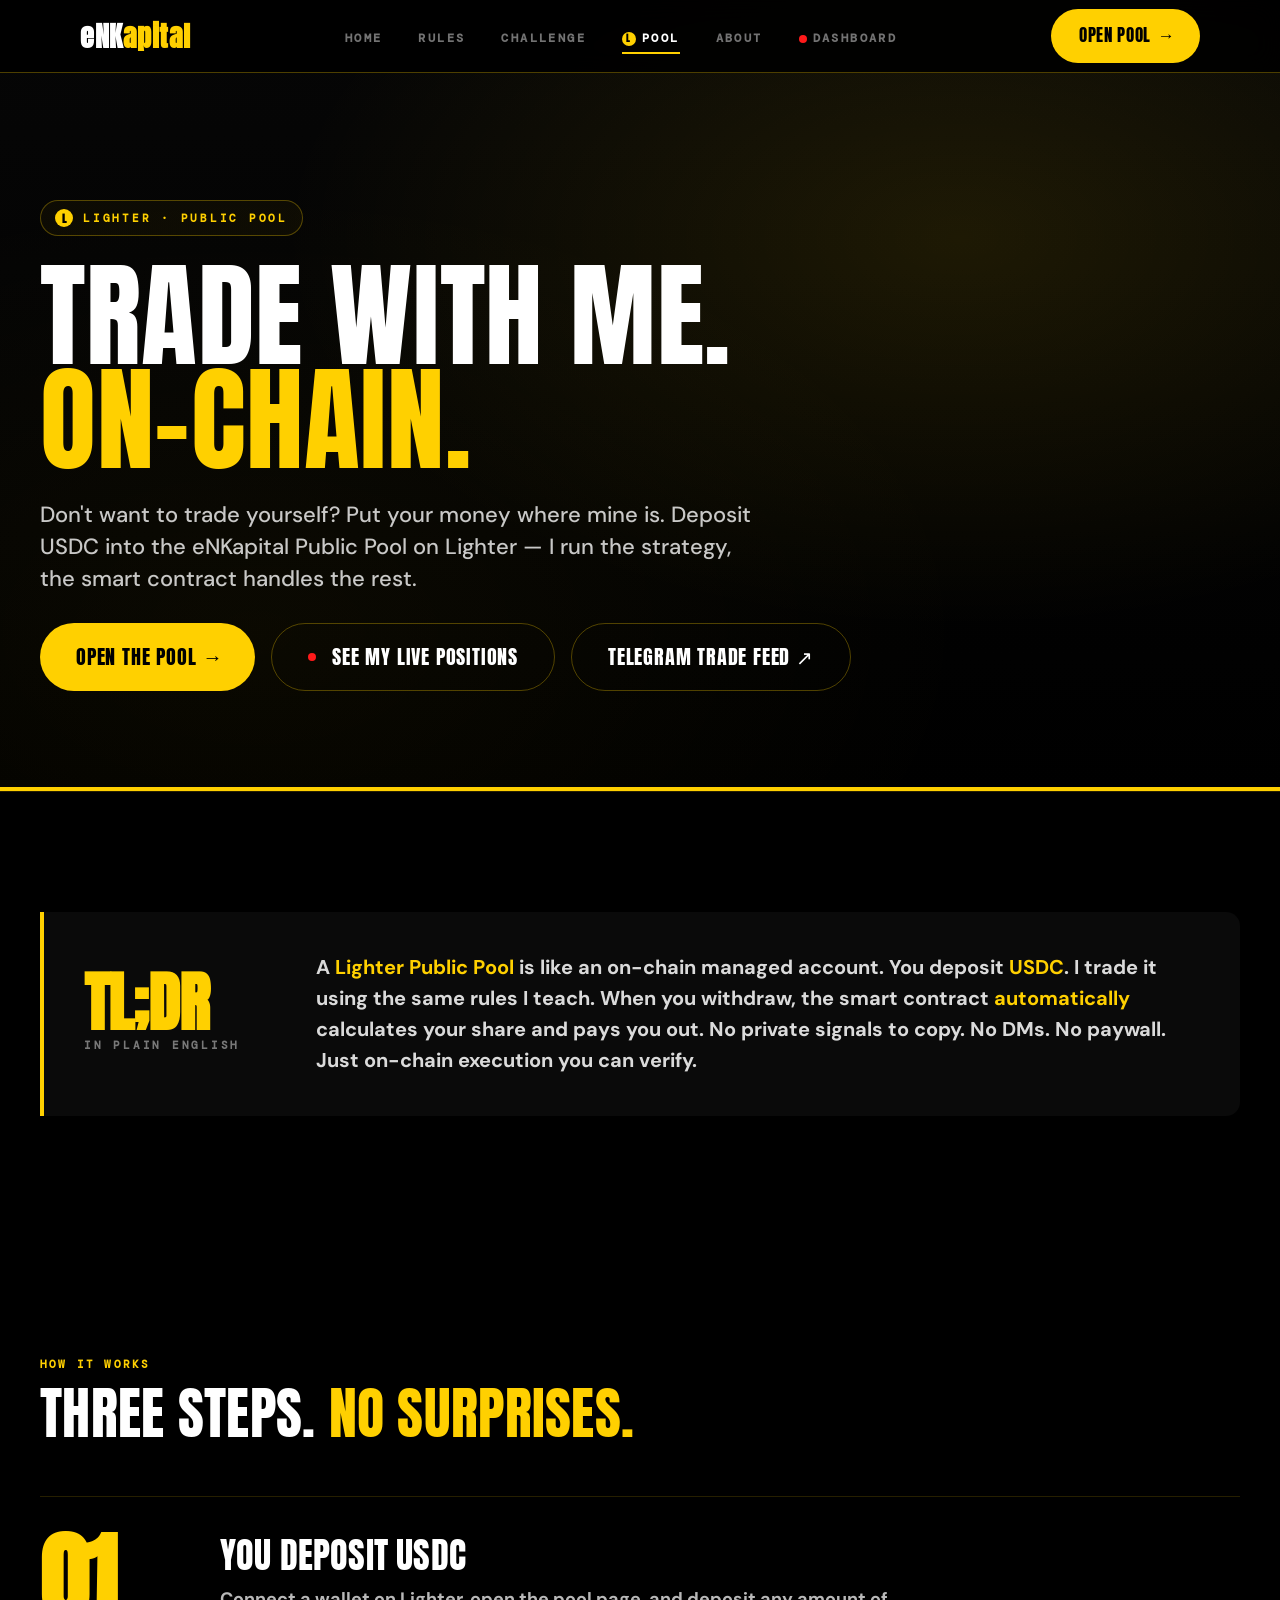
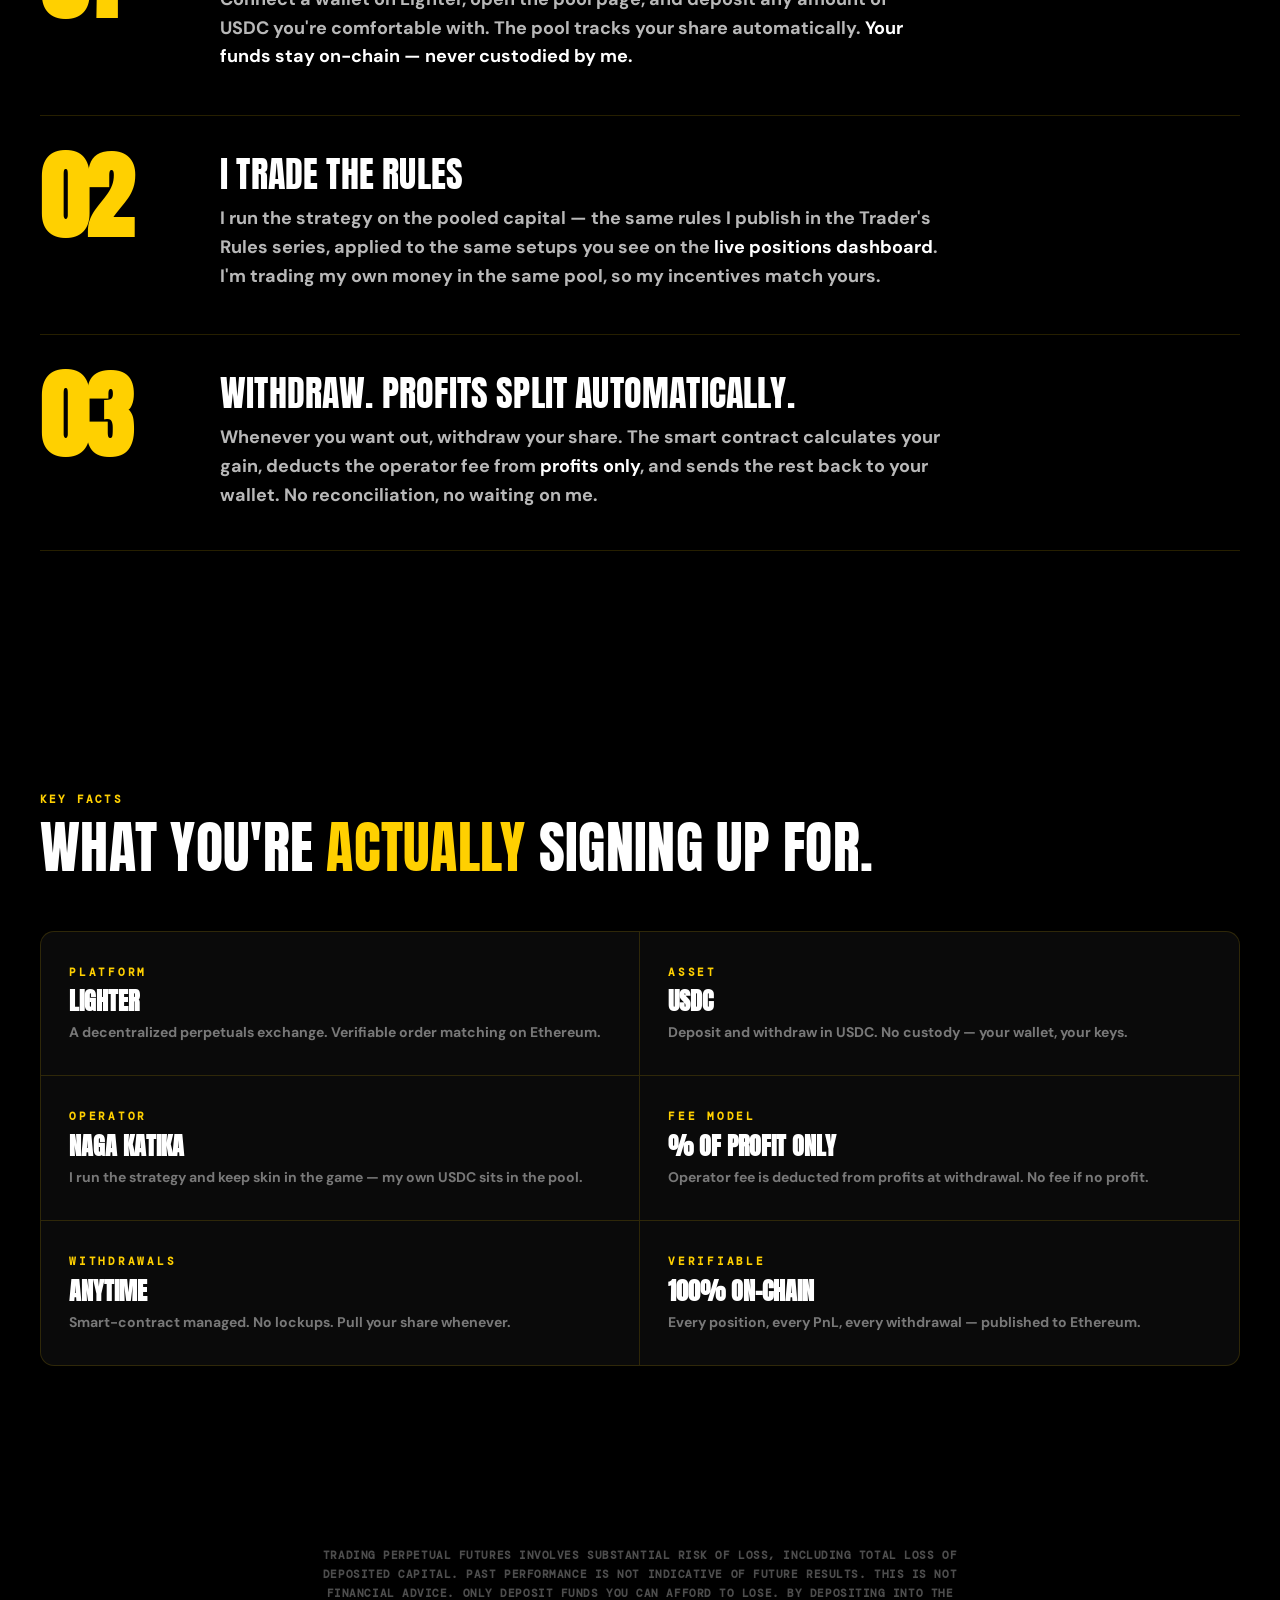
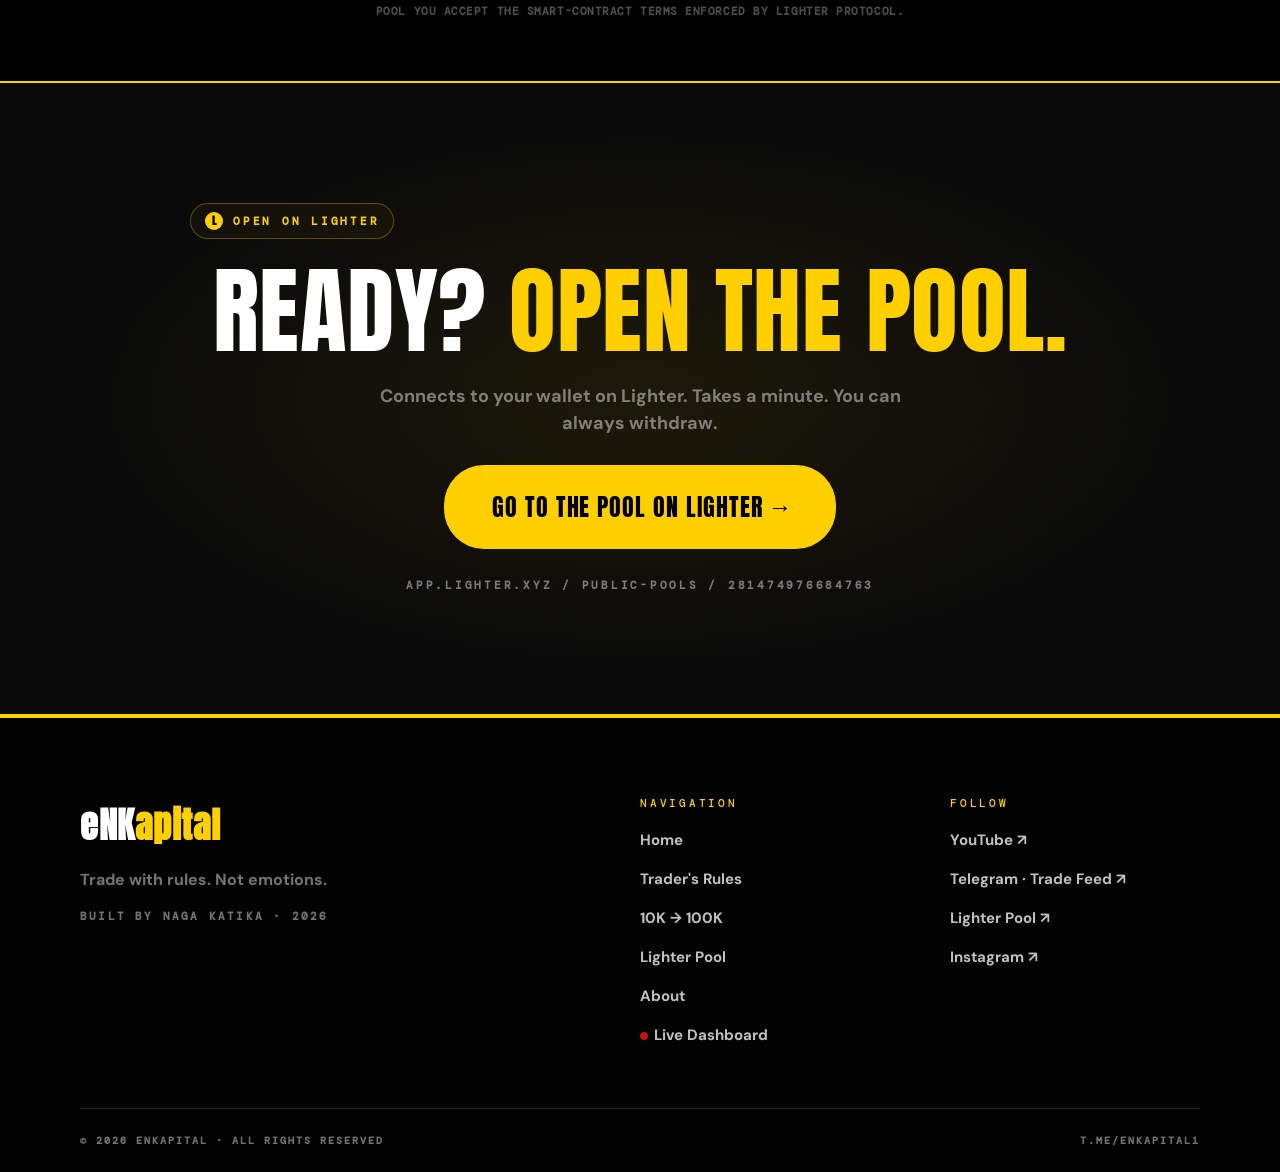
<file: pool.html>
﻿<!doctype html>
<html lang="en">
<head>
<meta charset="utf-8">
<meta name="viewport" content="width=device-width,initial-scale=1">
<title>Lighter Public Pool — eNKapital</title>
<meta name="description" content="Trade with Naga Katika on-chain. Deposit USDC into the eNKapital Public Pool on Lighter. I run the strategy. Profits split automatically.">
<meta property="og:title" content="Lighter Public Pool — eNKapital">
<meta property="og:description" content="Deposit USDC. I trade. Profits split automatically. All on-chain.">
<meta property="og:type" content="website">
<meta property="og:image" content="assets/og-image.jpg">
<link rel="canonical" href="/pool.html">
<link rel="preconnect" href="https://fonts.googleapis.com">
<link rel="preconnect" href="https://fonts.gstatic.com" crossorigin>
<link href="https://fonts.googleapis.com/css2?family=Anton&family=DM+Mono:wght@400;500&family=DM+Sans:wght@500;700&display=swap" rel="stylesheet">
<link rel="stylesheet" href="css/style.css">
</head>
<body>

<!-- ============== NAV ============== -->
<header class="nav" data-screen-label="nav">
  <div class="nav__inner">
    <a class="nav__logo" href="index.html">eNK<em>apital</em></a>
    <nav>
      <ul class="nav__links">
        <li><a class="nav__link" href="index.html">Home</a></li>
        <li><a class="nav__link" href="rules.html">Rules</a></li>
        <li><a class="nav__link" href="challenge.html">Challenge</a></li>
        <li><a class="nav__link is-active" href="pool.html"><span style="display:inline-flex;align-items:center;justify-content:center;width:14px;height:14px;border-radius:50%;background:var(--yellow);color:var(--black);font-family:Anton;font-size:9px;margin-right:6px;vertical-align:middle;">L</span>Pool</a></li>
        <li><a class="nav__link" href="about.html">About</a></li>
        <li><a class="nav__link" href="https://dashboard.enkapital.xyz/" target="_blank" rel="noopener"><span class="live-dot"></span>Dashboard</a></li>
      </ul>
    </nav>
    <a class="btn btn--primary btn--pill nav__cta" href="https://app.lighter.xyz/public-pools/281474976684763" target="_blank" rel="noopener">Open Pool <span class="arrow">→</span></a>
    <button class="nav__burger" aria-label="Toggle menu"><span></span><span></span><span></span></button>
  </div>
</header>
<div class="nav__overlay">
  <a href="index.html">Home</a>
  <a href="rules.html">Rules</a>
  <a href="challenge.html">Challenge</a>
  <a href="pool.html">Lighter Pool</a>
  <a href="about.html">About</a>
  <a href="https://dashboard.enkapital.xyz/" target="_blank" rel="noopener"><span class="live-dot"></span>Live Dashboard</a>
  <a class="btn btn--primary btn--pill" href="https://app.lighter.xyz/public-pools/281474976684763" target="_blank" rel="noopener">Open Pool →</a>
</div>

<!-- ============== POOL HERO ============== -->
<section class="pool-hero" data-screen-label="pool / hero">
  <div class="pool-hero__bg"></div>
  <div class="pool-hero__inner reveal">
    <span class="pool__platform"><span class="pp-mark">L</span> Lighter · Public Pool</span>
    <h1 class="pool-hero__title">Trade With Me.<br><span class="yellow">On-Chain.</span></h1>
    <p class="pool-hero__sub">Don't want to trade yourself? Put your money where mine is. Deposit USDC into the eNKapital Public Pool on Lighter — I run the strategy, the smart contract handles the rest.</p>
    <div class="hero__ctas" style="margin-top: 0;">
      <a class="btn btn--primary btn--pill btn--lg" href="https://app.lighter.xyz/public-pools/281474976684763" target="_blank" rel="noopener">Open the Pool <span class="arrow">→</span></a>
      <a class="btn btn--ghost btn--pill btn--lg" href="https://dashboard.enkapital.xyz/" target="_blank" rel="noopener"><span class="live-dot"></span>See My Live Positions</a>
      <a class="btn btn--ghost btn--pill btn--lg" href="https://t.me/eNKapital1" target="_blank" rel="noopener">Telegram Trade Feed ↗</a>
    </div>
  </div>
  <div class="pool-hero__bar"></div>
</section>

<!-- ============== TL;DR ============== -->
<section class="section container" data-screen-label="pool / tldr">
  <div class="tldr reveal">
    <div>
      <div class="tldr__kicker">TL;DR</div>
      <div class="tldr__sub">In plain English</div>
    </div>
    <p class="tldr__body">
      A <strong>Lighter Public Pool</strong> is like an on-chain managed account. You deposit <strong>USDC</strong>. I trade it using the same rules I teach. When you withdraw, the smart contract <strong>automatically</strong> calculates your share and pays you out. No private signals to copy. No DMs. No paywall. Just on-chain execution you can verify.
    </p>
  </div>
</section>

<!-- ============== HOW IT WORKS (big) ============== -->
<section class="section container" data-screen-label="pool / how it works">
  <div class="section-head reveal">
    <div class="label label--yellow">How it works</div>
    <h2 class="section-head__title">Three Steps. <span class="yellow">No Surprises.</span></h2>
  </div>

  <div class="bsteps reveal">
    <article class="bstep">
      <div class="bstep__num">01</div>
      <div>
        <h3 class="bstep__title">You Deposit USDC</h3>
        <p class="bstep__body">Connect a wallet on Lighter, open the pool page, and deposit any amount of USDC you're comfortable with. The pool tracks your share automatically. <strong>Your funds stay on-chain — never custodied by me.</strong></p>
      </div>
    </article>

    <article class="bstep">
      <div class="bstep__num">02</div>
      <div>
        <h3 class="bstep__title">I Trade The Rules</h3>
        <p class="bstep__body">I run the strategy on the pooled capital — the same rules I publish in the Trader's Rules series, applied to the same setups you see on the <strong>live positions dashboard</strong>. I'm trading my own money in the same pool, so my incentives match yours.</p>
      </div>
    </article>

    <article class="bstep">
      <div class="bstep__num">03</div>
      <div>
        <h3 class="bstep__title">Withdraw. Profits Split Automatically.</h3>
        <p class="bstep__body">Whenever you want out, withdraw your share. The smart contract calculates your gain, deducts the operator fee from <strong>profits only</strong>, and sends the rest back to your wallet. No reconciliation, no waiting on me.</p>
      </div>
    </article>
  </div>
</section>

<!-- ============== KEY FACTS ============== -->
<section class="section container" data-screen-label="pool / facts">
  <div class="section-head reveal">
    <div class="label label--yellow">Key Facts</div>
    <h2 class="section-head__title">What You're <span class="yellow">Actually</span> Signing Up For.</h2>
  </div>
  <div class="facts reveal">
    <div class="fact">
      <span class="fact__label">Platform</span>
      <div class="fact__value">Lighter</div>
      <p class="fact__note">A decentralized perpetuals exchange. Verifiable order matching on Ethereum.</p>
    </div>
    <div class="fact">
      <span class="fact__label">Asset</span>
      <div class="fact__value">USDC</div>
      <p class="fact__note">Deposit and withdraw in USDC. No custody — your wallet, your keys.</p>
    </div>
    <div class="fact">
      <span class="fact__label">Operator</span>
      <div class="fact__value">Naga Katika</div>
      <p class="fact__note">I run the strategy and keep skin in the game — my own USDC sits in the pool.</p>
    </div>
    <div class="fact">
      <span class="fact__label">Fee Model</span>
      <div class="fact__value">% of Profit Only</div>
      <p class="fact__note">Operator fee is deducted from profits at withdrawal. No fee if no profit.</p>
    </div>
    <div class="fact">
      <span class="fact__label">Withdrawals</span>
      <div class="fact__value">Anytime</div>
      <p class="fact__note">Smart-contract managed. No lockups. Pull your share whenever.</p>
    </div>
    <div class="fact">
      <span class="fact__label">Verifiable</span>
      <div class="fact__value">100% On-Chain</div>
      <p class="fact__note">Every position, every PnL, every withdrawal — published to Ethereum.</p>
    </div>
  </div>
</section>

<!-- ============== DISCLAIMER ============== -->
<p class="disclaimer" data-screen-label="pool / disclaimer">
  Trading perpetual futures involves substantial risk of loss, including total loss of deposited capital. Past performance is not indicative of future results. This is not financial advice. Only deposit funds you can afford to lose. By depositing into the pool you accept the smart-contract terms enforced by Lighter Protocol.
</p>

<!-- ============== FINAL CTA ============== -->
<section class="pool-cta" data-screen-label="pool / cta">
  <div class="pool-cta__inner reveal">
    <span class="pool__platform"><span class="pp-mark">L</span> Open On Lighter</span>
    <h2 class="pool-cta__title">Ready? <span class="yellow">Open The Pool.</span></h2>
    <p style="font-family:'DM Sans',sans-serif; font-size:18px; color:var(--text-muted); max-width:560px;">
      Connects to your wallet on Lighter. Takes a minute. You can always withdraw.
    </p>
    <a class="btn btn--primary btn--pill btn--lg pool-cta__btn" href="https://app.lighter.xyz/public-pools/281474976684763" target="_blank" rel="noopener">
      Go to the Pool on Lighter <span class="arrow">→</span>
    </a>
    <span class="pool-cta__id">app.lighter.xyz / public-pools / 281474976684763</span>
  </div>
</section>

<!-- ============== FOOTER ============== -->
<footer class="footer" data-screen-label="footer">
  <div class="container">
    <div class="footer__grid">
      <div class="footer__brand">
        <div class="footer__logo">eNK<em>apital</em></div>
        <p class="footer__tag">Trade with rules. Not emotions.</p>
        <span class="label">Built by Naga Katika · 2026</span>
      </div>
      <div class="footer__col">
        <h4>Navigation</h4>
        <ul>
          <li><a href="index.html">Home</a></li>
          <li><a href="rules.html">Trader's Rules</a></li>
          <li><a href="challenge.html">10K → 100K</a></li>
          <li><a href="pool.html">Lighter Pool</a></li>
          <li><a href="about.html">About</a></li>
          <li><a href="https://dashboard.enkapital.xyz/" target="_blank" rel="noopener"><span class="live-dot"></span>Live Dashboard</a></li>
        </ul>
      </div>
      <div class="footer__col">
        <h4>Follow</h4>
        <ul>
          <li><a href="https://www.youtube.com/@eNKapital" target="_blank" rel="noopener">YouTube ↗</a></li>
          <li><a href="https://t.me/eNKapital1" target="_blank" rel="noopener">Telegram · Trade Feed ↗</a></li>
          <li><a href="https://app.lighter.xyz/public-pools/281474976684763" target="_blank" rel="noopener">Lighter Pool ↗</a></li>
          <li><a href="https://www.instagram.com/enkapital1/" target="_blank" rel="noopener">Instagram ↗</a></li>
        </ul>
      </div>
    </div>
    <div class="footer__bottom">
      <span>© 2026 eNKapital · All rights reserved</span>
      <span>t.me/eNKapital1</span>
    </div>
  </div>
</footer>

<script src="js/main.js"></script>
</body>
</html>
</file>
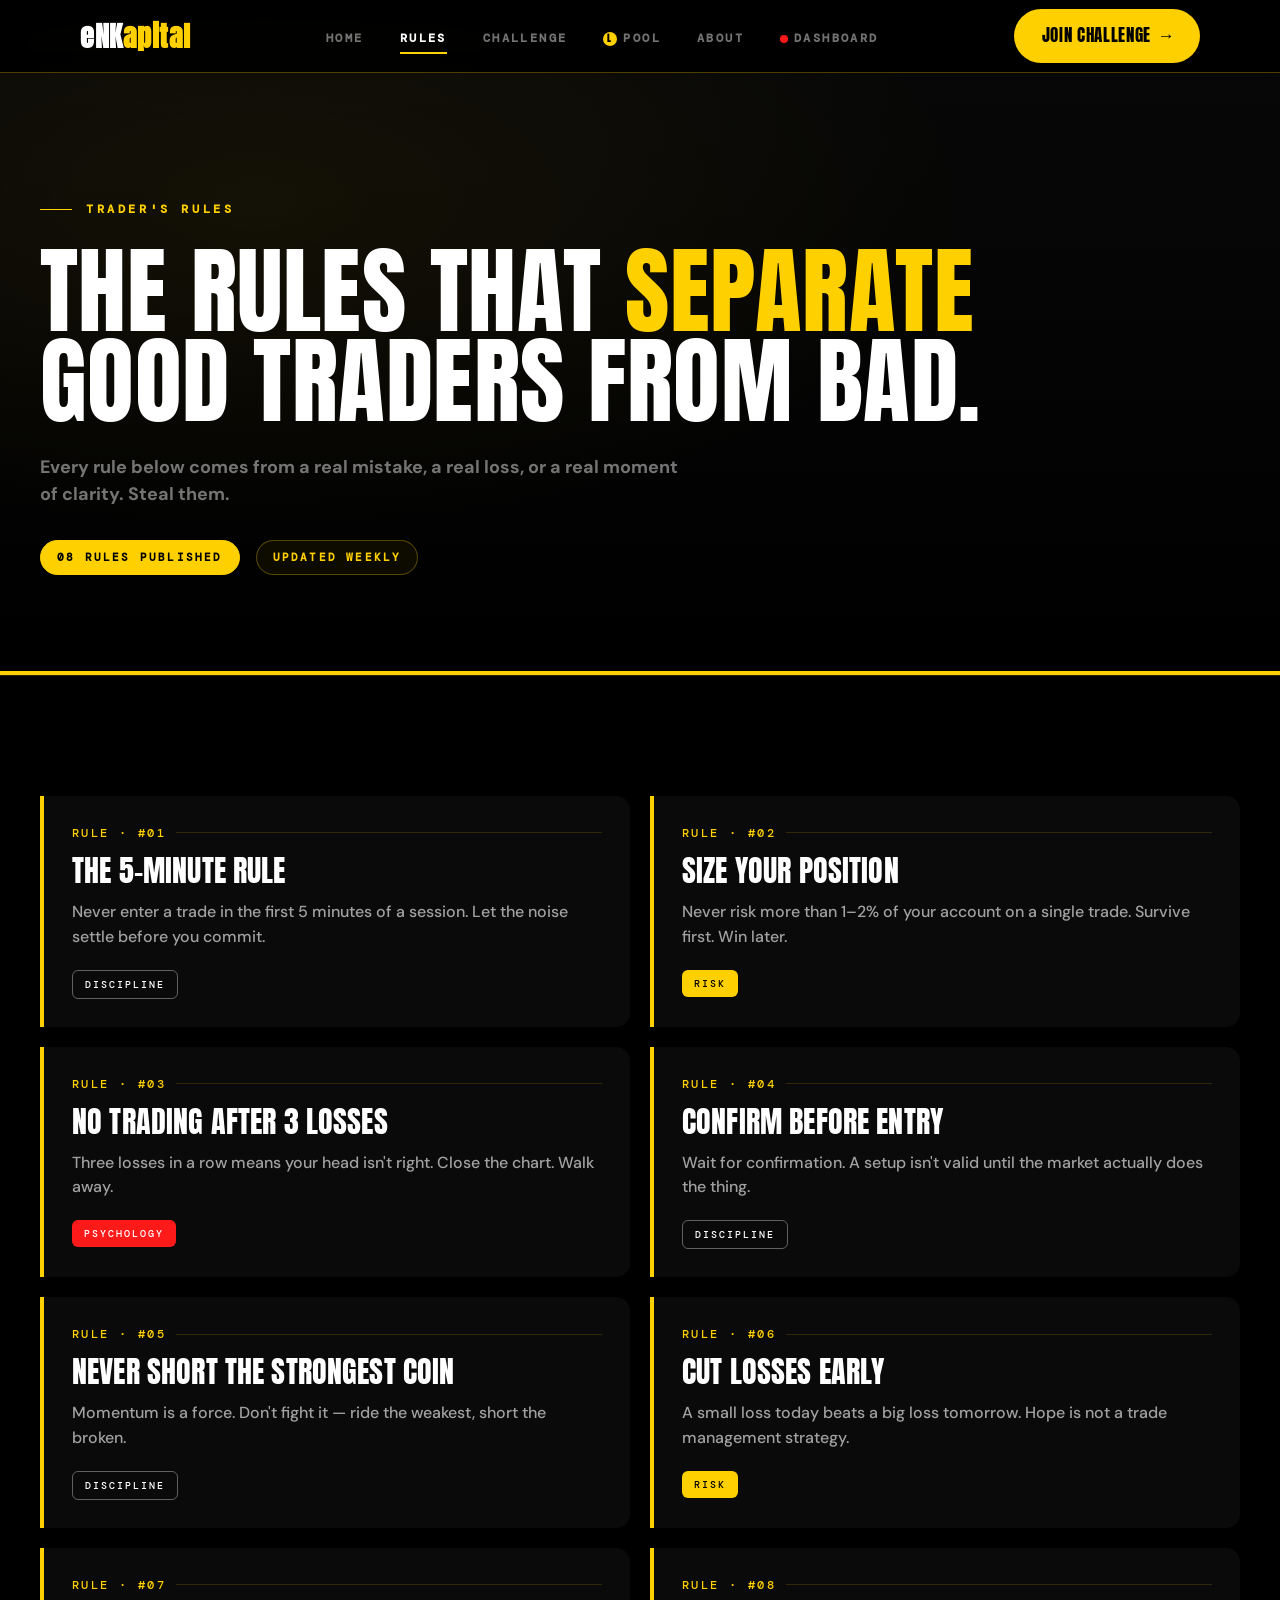
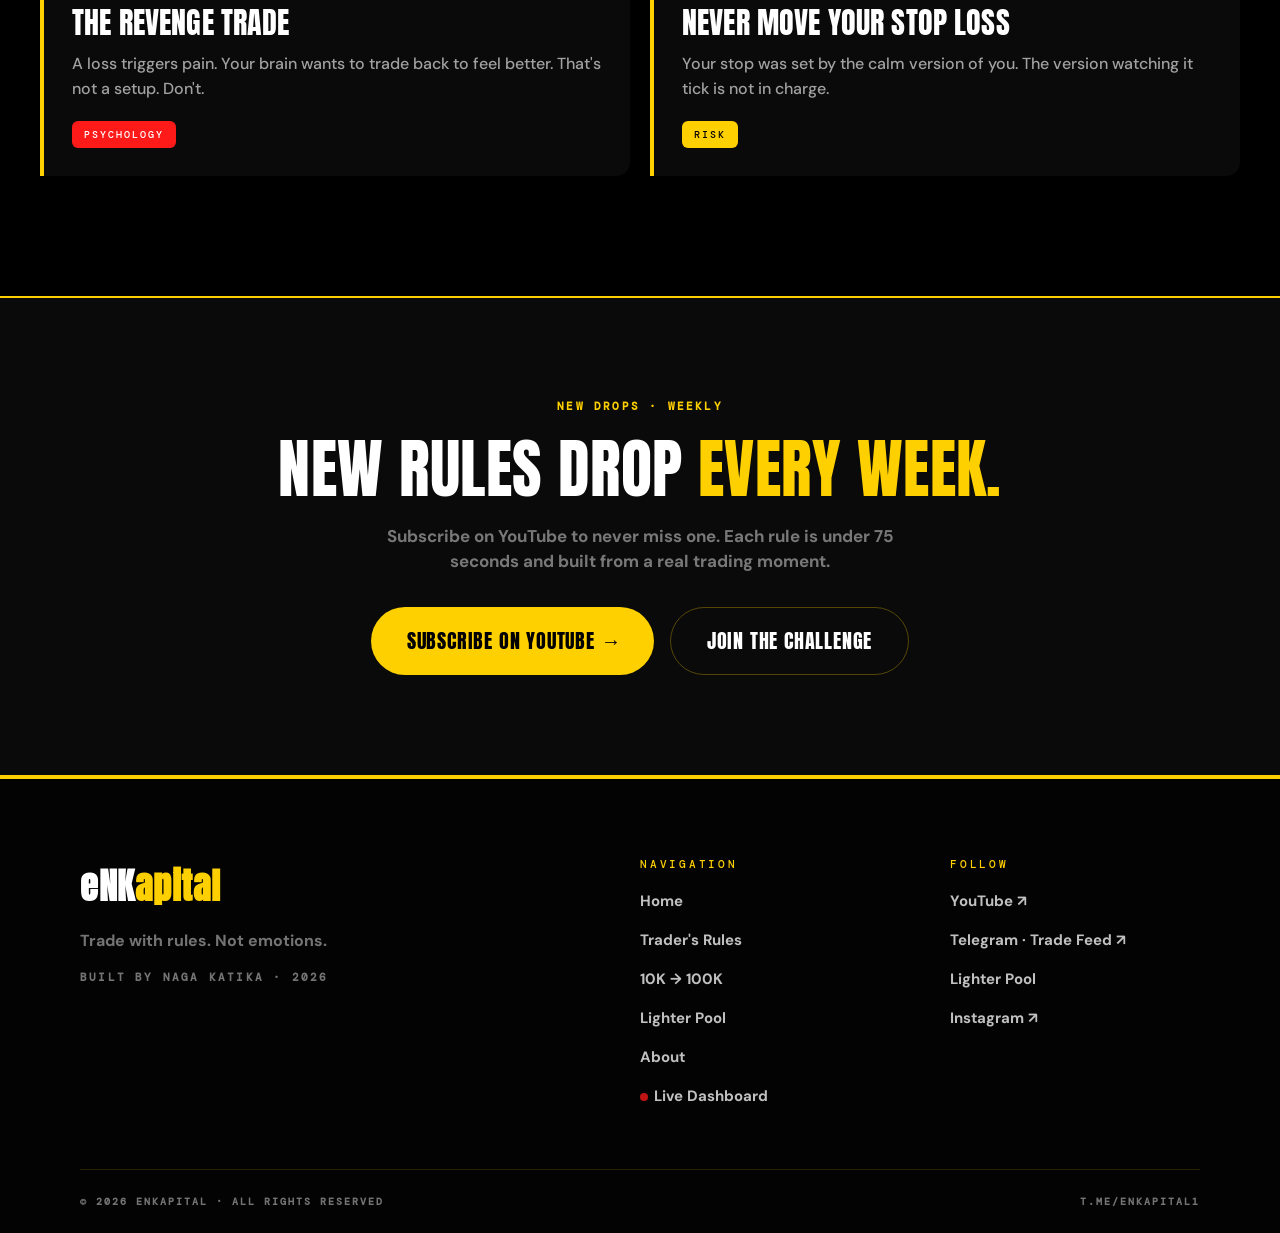
<file: rules.html>
﻿<!doctype html>
<html lang="en">
<head>
<meta charset="utf-8">
<meta name="viewport" content="width=device-width,initial-scale=1">
<title>Trader's Rules — eNKapital</title>
<meta name="description" content="All 8 published rules of the Trader's Rules series. Psychology, risk, discipline — the rules that separate good traders from bad.">
<meta property="og:title" content="Trader's Rules — eNKapital">
<meta property="og:description" content="Every rule. Every hook. Built from real trading mistakes.">
<meta property="og:type" content="website">
<meta property="og:image" content="assets/og-image.jpg">
<link rel="canonical" href="/rules.html">
<link rel="preconnect" href="https://fonts.googleapis.com">
<link rel="preconnect" href="https://fonts.gstatic.com" crossorigin>
<link href="https://fonts.googleapis.com/css2?family=Anton&family=DM+Mono:wght@400;500&family=DM+Sans:wght@500;700&display=swap" rel="stylesheet">
<link rel="stylesheet" href="css/style.css">
</head>
<body>

<!-- ============== NAV ============== -->
<header class="nav" data-screen-label="nav">
  <div class="nav__inner">
    <a class="nav__logo" href="index.html">eNK<em>apital</em></a>
    <nav>
      <ul class="nav__links">
        <li><a class="nav__link" href="index.html">Home</a></li>
        <li><a class="nav__link is-active" href="rules.html">Rules</a></li>
        <li><a class="nav__link" href="challenge.html">Challenge</a></li>
        <li><a class="nav__link" href="pool.html"><span style="display:inline-flex;align-items:center;justify-content:center;width:14px;height:14px;border-radius:50%;background:var(--yellow);color:var(--black);font-family:Anton;font-size:9px;margin-right:6px;vertical-align:middle;">L</span>Pool</a></li>
        <li><a class="nav__link" href="about.html">About</a></li>
        <li><a class="nav__link" href="https://dashboard.enkapital.xyz/" target="_blank" rel="noopener"><span class="live-dot"></span>Dashboard</a></li>
      </ul>
    </nav>
    <a class="btn btn--primary btn--pill nav__cta" href="challenge.html">Join Challenge <span class="arrow">→</span></a>
    <button class="nav__burger" aria-label="Toggle menu"><span></span><span></span><span></span></button>
  </div>
</header>
<div class="nav__overlay">
  <a href="index.html">Home</a>
  <a href="rules.html">Rules</a>
  <a href="challenge.html">Challenge</a>
  <a href="pool.html">Lighter Pool</a>
  <a href="about.html">About</a>
  <a href="https://dashboard.enkapital.xyz/" target="_blank" rel="noopener"><span class="live-dot"></span>Live Dashboard</a>
  <a class="btn btn--primary btn--pill" href="challenge.html">Join Challenge →</a>
</div>

<!-- ============== PAGE HERO ============== -->
<section class="page-hero" data-screen-label="rules / hero">
  <div class="page-hero__bg"></div>
  <div class="page-hero__inner">
    <div class="page-hero__label">Trader's Rules</div>
    <h1 class="page-hero__title">The Rules That <span class="yellow">Separate</span><br>Good Traders From Bad.</h1>
    <p class="page-hero__sub">Every rule below comes from a real mistake, a real loss, or a real moment of clarity. Steal them.</p>
    <div class="page-hero__meta">
      <span class="pill pill--solid">08 Rules Published</span>
      <span class="pill">Updated Weekly</span>
    </div>
  </div>
  <div class="page-hero__bar"></div>
</section>

<!-- ============== RULES GRID ============== -->
<section class="section container" data-screen-label="rules / grid">
  <div class="rules-grid">

    <article class="rule reveal">
      <div class="rule__num">Rule · #01</div>
      <h3 class="rule__title">The 5-Minute Rule</h3>
      <p class="rule__hook">Never enter a trade in the first 5 minutes of a session. Let the noise settle before you commit.</p>
      <span class="rule__tag rule__tag--dis">Discipline</span>
    </article>

    <article class="rule reveal">
      <div class="rule__num">Rule · #02</div>
      <h3 class="rule__title">Size Your Position</h3>
      <p class="rule__hook">Never risk more than 1–2% of your account on a single trade. Survive first. Win later.</p>
      <span class="rule__tag rule__tag--risk">Risk</span>
    </article>

    <article class="rule reveal">
      <div class="rule__num">Rule · #03</div>
      <h3 class="rule__title">No Trading After 3 Losses</h3>
      <p class="rule__hook">Three losses in a row means your head isn't right. Close the chart. Walk away.</p>
      <span class="rule__tag rule__tag--psy">Psychology</span>
    </article>

    <article class="rule reveal">
      <div class="rule__num">Rule · #04</div>
      <h3 class="rule__title">Confirm Before Entry</h3>
      <p class="rule__hook">Wait for confirmation. A setup isn't valid until the market actually does the thing.</p>
      <span class="rule__tag rule__tag--dis">Discipline</span>
    </article>

    <article class="rule reveal">
      <div class="rule__num">Rule · #05</div>
      <h3 class="rule__title">Never Short The Strongest Coin</h3>
      <p class="rule__hook">Momentum is a force. Don't fight it — ride the weakest, short the broken.</p>
      <span class="rule__tag rule__tag--dis">Discipline</span>
    </article>

    <article class="rule reveal">
      <div class="rule__num">Rule · #06</div>
      <h3 class="rule__title">Cut Losses Early</h3>
      <p class="rule__hook">A small loss today beats a big loss tomorrow. Hope is not a trade management strategy.</p>
      <span class="rule__tag rule__tag--risk">Risk</span>
    </article>

    <article class="rule reveal">
      <div class="rule__num">Rule · #07</div>
      <h3 class="rule__title">The Revenge Trade</h3>
      <p class="rule__hook">A loss triggers pain. Your brain wants to trade back to feel better. That's not a setup. Don't.</p>
      <span class="rule__tag rule__tag--psy">Psychology</span>
    </article>

    <article class="rule reveal">
      <div class="rule__num">Rule · #08</div>
      <h3 class="rule__title">Never Move Your Stop Loss</h3>
      <p class="rule__hook">Your stop was set by the calm version of you. The version watching it tick is not in charge.</p>
      <span class="rule__tag rule__tag--risk">Risk</span>
    </article>

  </div>
</section>

<!-- ============== CTA STRIP ============== -->
<section class="cta-band" data-screen-label="rules / cta">
  <div class="container">
    <div class="cta-band__inner reveal">
      <div class="label label--yellow">New Drops · Weekly</div>
      <h2 class="cta-band__title">New rules drop <span class="yellow">every week.</span></h2>
      <p class="cta-band__sub">Subscribe on YouTube to never miss one. Each rule is under 75 seconds and built from a real trading moment.</p>
      <div class="cta-band__btns">
        <a class="btn btn--primary btn--pill btn--lg" href="https://www.youtube.com/@eNKapital" target="_blank" rel="noopener">Subscribe on YouTube <span class="arrow">→</span></a>
        <a class="btn btn--ghost btn--pill btn--lg" href="challenge.html">Join the Challenge</a>
      </div>
    </div>
  </div>
</section>

<!-- ============== FOOTER ============== -->
<footer class="footer" data-screen-label="footer">
  <div class="container">
    <div class="footer__grid">
      <div class="footer__brand">
        <div class="footer__logo">eNK<em>apital</em></div>
        <p class="footer__tag">Trade with rules. Not emotions.</p>
        <span class="label">Built by Naga Katika · 2026</span>
      </div>
      <div class="footer__col">
        <h4>Navigation</h4>
        <ul>
          <li><a href="index.html">Home</a></li>
          <li><a href="rules.html">Trader's Rules</a></li>
          <li><a href="challenge.html">10K → 100K</a></li>
          <li><a href="pool.html">Lighter Pool</a></li>
          <li><a href="about.html">About</a></li>
          <li><a href="https://dashboard.enkapital.xyz/" target="_blank" rel="noopener"><span class="live-dot"></span>Live Dashboard</a></li>
        </ul>
      </div>
      <div class="footer__col">
        <h4>Follow</h4>
        <ul>
          <li><a href="https://www.youtube.com/@eNKapital" target="_blank" rel="noopener">YouTube ↗</a></li>
          <li><a href="https://t.me/eNKapital1" target="_blank" rel="noopener">Telegram · Trade Feed ↗</a></li>
          <li><a href="pool.html">Lighter Pool</a></li>
          <li><a href="https://www.instagram.com/enkapital1/" target="_blank" rel="noopener">Instagram ↗</a></li>
        </ul>
      </div>
    </div>
    <div class="footer__bottom">
      <span>© 2026 eNKapital · All rights reserved</span>
      <span>t.me/eNKapital1</span>
    </div>
  </div>
</footer>

<script src="js/main.js"></script>
</body>
</html>
</file>
<file: css/style.css>
/* ============================================
   eNKapital — Shared Styles
   ============================================ */

/* ----- Tokens ----- */
:root {
  --yellow: #FFD000;
  --red: #FF1A1A;
  --black: #000000;
  --surface-1: #0A0A0A;
  --surface-2: #111111;
  --border: rgba(255, 208, 0, 0.15);
  --border-strong: rgba(255, 208, 0, 0.30);
  --text-primary: #FFFFFF;
  --text-muted: rgba(255, 255, 255, 0.45);
  --text-dim: rgba(255, 255, 255, 0.20);

  --sp-xs: 8px;
  --sp-sm: 16px;
  --sp-md: 24px;
  --sp-lg: 48px;
  --sp-xl: 80px;
  --sp-2xl: 120px;

  --r-pill: 40px;
  --r-card: 14px;
  --r-badge: 6px;
  --r-btn: 8px;

  --max-w: 1200px;
  --pad-x: 40px;
}

/* ----- Reset ----- */
*, *::before, *::after { box-sizing: border-box; }
html, body { margin: 0; padding: 0; }
html { scroll-behavior: smooth; }
body {
  background: var(--black);
  color: var(--text-primary);
  font-family: "DM Sans", system-ui, sans-serif;
  font-weight: 700;
  font-size: 18px;
  line-height: 1.5;
  -webkit-font-smoothing: antialiased;
  text-rendering: optimizeLegibility;
  overflow-x: hidden;
}
a { color: inherit; text-decoration: none; }
img, svg, video { display: block; max-width: 100%; }
button { font-family: inherit; cursor: pointer; }

/* ----- Type helpers ----- */
.anton { font-family: "Anton", "Impact", sans-serif; font-weight: 400; letter-spacing: 0.01em; }
.mono { font-family: "DM Mono", "Courier New", monospace; font-weight: 500; }

.label {
  font-family: "DM Mono", monospace;
  font-size: 11px;
  letter-spacing: 0.2em;
  text-transform: uppercase;
  color: var(--text-muted);
}
.label--yellow { color: var(--yellow); }

h1, h2, h3, h4 {
  font-family: "Anton", "Impact", sans-serif;
  font-weight: 400;
  margin: 0;
  line-height: 0.92;
  letter-spacing: 0.005em;
}

p { margin: 0; }

/* ----- Layout ----- */
.container {
  max-width: var(--max-w);
  margin: 0 auto;
  padding: 0 var(--pad-x);
}

.section {
  padding: var(--sp-2xl) 0;
}

/* ----- Buttons ----- */
.btn {
  display: inline-flex;
  align-items: center;
  gap: 10px;
  padding: 14px 28px;
  border-radius: var(--r-btn);
  font-family: "Anton", sans-serif;
  font-weight: 400;
  font-size: 17px;
  letter-spacing: 0.04em;
  text-transform: uppercase;
  border: none;
  cursor: pointer;
  transition: transform .15s ease-out, filter .15s ease-out, background .15s, color .15s, border-color .15s;
  white-space: nowrap;
}
.btn--primary {
  background: var(--yellow);
  color: var(--black);
}
.btn--primary:hover {
  filter: brightness(1.08);
  transform: translateY(-1px);
}
.btn--ghost {
  background: transparent;
  color: var(--text-primary);
  border: 1px solid var(--border-strong);
}
.btn--ghost:hover {
  border-color: var(--text-primary);
  transform: translateY(-1px);
}
.btn--danger {
  background: var(--red);
  color: var(--text-primary);
}
.btn--danger:hover {
  filter: brightness(1.08);
  transform: translateY(-1px);
}
.btn--pill { border-radius: var(--r-pill); }
.btn--lg { padding: 18px 36px; font-size: 20px; }

.btn .arrow {
  font-family: "DM Mono", monospace;
  font-size: 1em;
  transition: transform .15s ease-out;
}
.btn:hover .arrow { transform: translateX(3px); }

/* ----- Live dot (pulsing) ----- */
.live-dot {
  display: inline-block;
  width: 8px; height: 8px;
  border-radius: 50%;
  background: var(--red);
  box-shadow: 0 0 0 0 rgba(255, 26, 26, 0.6);
  animation: livePulse 1.8s ease-out infinite;
  vertical-align: middle;
  margin-right: 6px;
}
@keyframes livePulse {
  0%   { box-shadow: 0 0 0 0 rgba(255, 26, 26, 0.6); }
  70%  { box-shadow: 0 0 0 10px rgba(255, 26, 26, 0); }
  100% { box-shadow: 0 0 0 0 rgba(255, 26, 26, 0); }
}

/* Stat as link */
a.stat {
  text-decoration: none;
  color: inherit;
  transition: background .2s;
}
a.stat:hover { background: rgba(255, 208, 0, 0.04); }
a.stat:hover .stat__num { text-shadow: 0 0 24px rgba(255, 208, 0, 0.3); }

/* ----- Pill badge ----- */
.pill {
  display: inline-flex;
  align-items: center;
  gap: 8px;
  padding: 8px 16px;
  border-radius: var(--r-pill);
  border: 1px solid var(--border-strong);
  font-family: "DM Mono", monospace;
  font-size: 11px;
  letter-spacing: 0.2em;
  text-transform: uppercase;
  color: var(--yellow);
  background: rgba(255, 208, 0, 0.05);
}
.pill--solid {
  background: var(--yellow);
  color: var(--black);
  border-color: var(--yellow);
}
.pill .dot {
  width: 6px; height: 6px; border-radius: 50%;
  background: var(--yellow);
  box-shadow: 0 0 8px var(--yellow);
}

/* ----- Brand bar (yellow horizontal stripe) ----- */
.brand-bar {
  width: 100%;
  height: 4px;
  background: var(--yellow);
}
.brand-bar--thin { height: 2px; }

/* ============================================
   NAVBAR
   ============================================ */
.nav {
  position: fixed;
  top: 0; left: 0; right: 0;
  z-index: 100;
  background: rgba(0, 0, 0, 0.92);
  backdrop-filter: blur(12px);
  -webkit-backdrop-filter: blur(12px);
  border-bottom: 1px solid var(--border-strong);
}
.nav__inner {
  max-width: var(--max-w);
  margin: 0 auto;
  padding: 0 var(--pad-x);
  height: 72px;
  display: flex;
  align-items: center;
  justify-content: space-between;
  gap: 24px;
}
.nav__logo {
  font-family: "Anton", sans-serif;
  font-size: 28px;
  letter-spacing: 0.02em;
  color: var(--text-primary);
}
.nav__logo em { color: var(--yellow); font-style: normal; }

.nav__links {
  display: flex;
  align-items: center;
  gap: 36px;
  list-style: none;
  margin: 0;
  padding: 0;
}
.nav__link {
  font-family: "DM Mono", monospace;
  font-size: 12px;
  letter-spacing: 0.2em;
  text-transform: uppercase;
  color: var(--text-muted);
  transition: color .15s;
  position: relative;
  padding: 6px 0;
}
.nav__link:hover { color: var(--text-primary); }
.nav__link.is-active { color: var(--text-primary); }
.nav__link.is-active::after {
  content: "";
  position: absolute;
  left: 0; right: 0; bottom: -2px;
  height: 2px;
  background: var(--yellow);
}

.nav__cta { display: inline-flex; }

.nav__burger {
  display: none;
  width: 40px;
  height: 40px;
  background: transparent;
  border: 1px solid var(--border-strong);
  border-radius: 6px;
  position: relative;
}
.nav__burger span {
  position: absolute;
  left: 9px;
  width: 22px;
  height: 2px;
  background: var(--text-primary);
  transition: transform .2s, opacity .2s;
}
.nav__burger span:nth-child(1) { top: 13px; }
.nav__burger span:nth-child(2) { top: 19px; }
.nav__burger span:nth-child(3) { top: 25px; }
body.menu-open .nav__burger span:nth-child(1) { transform: translateY(6px) rotate(45deg); }
body.menu-open .nav__burger span:nth-child(2) { opacity: 0; }
body.menu-open .nav__burger span:nth-child(3) { transform: translateY(-6px) rotate(-45deg); }

/* Mobile overlay menu */
.nav__overlay {
  position: fixed;
  inset: 72px 0 0 0;
  background: var(--black);
  border-top: 1px solid var(--border);
  transform: translateY(-12px);
  opacity: 0;
  pointer-events: none;
  transition: opacity .2s, transform .2s;
  z-index: 99;
  padding: 40px var(--pad-x);
  display: flex;
  flex-direction: column;
  gap: 24px;
}
body.menu-open .nav__overlay {
  opacity: 1;
  transform: translateY(0);
  pointer-events: auto;
}
.nav__overlay a {
  font-family: "Anton", sans-serif;
  font-size: 36px;
  color: var(--text-primary);
  display: block;
  padding: 8px 0;
  border-bottom: 1px solid var(--border);
}
.nav__overlay a:last-child { border-bottom: none; }
.nav__overlay .btn { align-self: flex-start; margin-top: 16px; }

/* ============================================
   HERO (Home)
   ============================================ */
.hero {
  min-height: 100dvh;
  position: relative;
  display: flex;
  align-items: center;
  justify-content: center;
  text-align: center;
  padding: 120px var(--pad-x) 80px;
  overflow: hidden;
  isolation: isolate;
}
.hero__bg {
  position: absolute;
  inset: 0;
  background:
    radial-gradient(ellipse at 50% 30%, rgba(255, 208, 0, 0.06) 0%, transparent 60%),
    radial-gradient(ellipse at 80% 80%, rgba(255, 26, 26, 0.04) 0%, transparent 50%),
    linear-gradient(180deg, #050505 0%, #000 100%);
  z-index: -2;
}
.hero__grid {
  position: absolute;
  inset: 0;
  background-image:
    linear-gradient(rgba(255, 208, 0, 0.04) 1px, transparent 1px),
    linear-gradient(90deg, rgba(255, 208, 0, 0.04) 1px, transparent 1px);
  background-size: 80px 80px;
  mask-image: radial-gradient(ellipse at center, black 30%, transparent 75%);
  -webkit-mask-image: radial-gradient(ellipse at center, black 30%, transparent 75%);
  z-index: -1;
  animation: gridDrift 40s linear infinite;
}
@keyframes gridDrift {
  0% { transform: translate(0, 0); }
  100% { transform: translate(80px, 80px); }
}
.hero__noise {
  position: absolute; inset: 0;
  background-image: url("data:image/svg+xml,%3Csvg viewBox='0 0 200 200' xmlns='http://www.w3.org/2000/svg'%3E%3Cfilter id='n'%3E%3CfeTurbulence baseFrequency='0.9' numOctaves='3'/%3E%3C/filter%3E%3Crect width='100%25' height='100%25' filter='url(%23n)' opacity='0.4'/%3E%3C/svg%3E");
  opacity: 0.06;
  z-index: -1;
  pointer-events: none;
  mix-blend-mode: overlay;
}

.hero__content {
  max-width: 1100px;
  display: flex;
  flex-direction: column;
  align-items: center;
  gap: 32px;
}
.hero__label {
  font-family: "DM Mono", monospace;
  font-size: 12px;
  letter-spacing: 0.4em;
  text-transform: uppercase;
  color: var(--yellow);
  display: inline-flex;
  align-items: center;
  gap: 14px;
}
.hero__label::before, .hero__label::after {
  content: "";
  width: 40px;
  height: 1px;
  background: var(--yellow);
  opacity: 0.5;
}
.hero__title {
  font-family: "Anton", sans-serif;
  font-size: clamp(56px, 11vw, 156px);
  line-height: 0.88;
  letter-spacing: -0.005em;
  text-transform: uppercase;
}
.hero__title .yellow { color: var(--yellow); }
.hero__title .red { color: var(--red); text-shadow: 0 0 24px rgba(255, 26, 26, 0.4); }
.hero__title .line { display: block; }

.hero__sub {
  font-family: "DM Sans", sans-serif;
  font-weight: 500;
  font-size: 18px;
  color: var(--text-muted);
  max-width: 580px;
}

.hero__ctas {
  display: flex;
  gap: 16px;
  flex-wrap: wrap;
  justify-content: center;
  margin-top: 8px;
}
.hero__bar {
  position: absolute;
  bottom: 0; left: 0; right: 0;
  height: 4px;
  background: var(--yellow);
}

/* Small ticker under bar */
.hero__ticker {
  position: absolute;
  bottom: 4px; left: 0; right: 0;
  height: 32px;
  background: var(--surface-1);
  border-bottom: 1px solid var(--border);
  display: flex;
  align-items: center;
  overflow: hidden;
}
.hero__ticker-track {
  display: flex;
  gap: 48px;
  white-space: nowrap;
  animation: ticker 50s linear infinite;
  font-family: "DM Mono", monospace;
  font-size: 11px;
  letter-spacing: 0.2em;
  text-transform: uppercase;
  color: var(--text-muted);
  padding-left: 48px;
}
.hero__ticker-track .y { color: var(--yellow); }
.hero__ticker-track .r { color: var(--red); }
@keyframes ticker {
  0% { transform: translateX(0); }
  100% { transform: translateX(-50%); }
}

/* ============================================
   PAGE HEROES (smaller)
   ============================================ */
.page-hero {
  position: relative;
  padding: 200px var(--pad-x) 100px;
  border-bottom: 1px solid var(--border);
  overflow: hidden;
  isolation: isolate;
}
.page-hero__bg {
  position: absolute;
  inset: 0;
  background:
    radial-gradient(ellipse at 20% 30%, rgba(255, 208, 0, 0.06) 0%, transparent 50%),
    linear-gradient(180deg, #080808 0%, #000 100%);
  z-index: -2;
}
.page-hero__bg--red {
  background:
    radial-gradient(ellipse at 50% 70%, rgba(255, 26, 26, 0.10) 0%, transparent 55%),
    radial-gradient(ellipse at 20% 20%, rgba(255, 208, 0, 0.05) 0%, transparent 40%),
    linear-gradient(180deg, #060606 0%, #000 100%);
}
.page-hero__inner {
  max-width: var(--max-w);
  margin: 0 auto;
  display: flex;
  flex-direction: column;
  gap: 28px;
}
.page-hero__label {
  font-family: "DM Mono", monospace;
  font-size: 12px;
  letter-spacing: 0.3em;
  text-transform: uppercase;
  color: var(--yellow);
  display: inline-flex;
  align-items: center;
  gap: 14px;
}
.page-hero__label::before {
  content: "";
  width: 32px;
  height: 1px;
  background: var(--yellow);
}
.page-hero__title {
  font-family: "Anton", sans-serif;
  font-size: clamp(48px, 8vw, 96px);
  line-height: 0.94;
  text-transform: uppercase;
  max-width: 1000px;
}
.page-hero__title .yellow { color: var(--yellow); }
.page-hero__title .red { color: var(--red); }
.page-hero__sub {
  font-family: "DM Sans", sans-serif;
  color: var(--text-muted);
  max-width: 640px;
  font-size: 18px;
}
.page-hero__bar {
  position: absolute;
  bottom: 0; left: 0; right: 0;
  height: 4px;
  background: var(--yellow);
}
.page-hero__meta {
  display: flex;
  gap: 16px;
  flex-wrap: wrap;
  margin-top: 4px;
}

/* ============================================
   WHO IS NAG (Home section)
   ============================================ */
.who {
  padding: var(--sp-2xl) 0;
}
.who__grid {
  display: grid;
  grid-template-columns: 380px 1fr;
  gap: 60px;
  align-items: center;
}
.who__card {
  background: var(--surface-1);
  border-left: 4px solid var(--yellow);
  border-radius: 0 var(--r-card) var(--r-card) 0;
  padding: 40px 32px;
  display: flex;
  flex-direction: column;
  align-items: center;
  text-align: center;
  gap: 20px;
  position: relative;
}
.who__avatar {
  width: 160px;
  height: 160px;
  border-radius: 50%;
  border: 3px solid var(--yellow);
  background: linear-gradient(135deg, #1a1a1a, #050505);
  display: flex;
  align-items: center;
  justify-content: center;
  font-family: "Anton", sans-serif;
  font-size: 80px;
  color: var(--yellow);
  letter-spacing: -0.04em;
  position: relative;
}
.who__avatar::after {
  content: "";
  position: absolute;
  inset: -8px;
  border-radius: 50%;
  border: 1px solid var(--border);
}
.who__name {
  font-family: "Anton", sans-serif;
  font-size: 48px;
  letter-spacing: 0.01em;
  text-transform: lowercase;
}
.who__tagline {
  font-family: "DM Mono", monospace;
  font-size: 11px;
  letter-spacing: 0.2em;
  text-transform: uppercase;
  color: var(--text-muted);
}
.who__body {
  display: flex;
  flex-direction: column;
  gap: 24px;
}
.who__heading {
  font-family: "Anton", sans-serif;
  font-size: clamp(36px, 4.5vw, 56px);
  line-height: 0.95;
  text-transform: uppercase;
}
.who__heading .yellow { color: var(--yellow); }
.who__text {
  font-family: "DM Sans", sans-serif;
  font-size: 19px;
  line-height: 1.6;
  color: rgba(255, 255, 255, 0.78);
}
.who__signature {
  font-family: "DM Mono", monospace;
  font-size: 11px;
  letter-spacing: 0.25em;
  text-transform: uppercase;
  color: var(--yellow);
  display: inline-flex;
  align-items: center;
  gap: 12px;
  margin-top: 4px;
}
.who__signature::before {
  content: "";
  width: 24px;
  height: 1px;
  background: var(--yellow);
}

/* ============================================
   SECTION HEADER
   ============================================ */
.section-head {
  display: flex;
  flex-direction: column;
  gap: 14px;
  margin-bottom: 56px;
}
.section-head__row {
  display: flex;
  align-items: flex-end;
  justify-content: space-between;
  gap: 32px;
  flex-wrap: wrap;
}
.section-head__title {
  font-family: "Anton", sans-serif;
  font-size: clamp(36px, 5vw, 56px);
  line-height: 0.95;
  text-transform: uppercase;
}
.section-head__title .yellow { color: var(--yellow); }
.section-head__link {
  font-family: "DM Mono", monospace;
  font-size: 12px;
  letter-spacing: 0.2em;
  text-transform: uppercase;
  color: var(--yellow);
  display: inline-flex;
  align-items: center;
  gap: 8px;
  padding-bottom: 4px;
  border-bottom: 1px solid var(--yellow);
  transition: gap .15s;
}
.section-head__link:hover { gap: 14px; }

/* ============================================
   RULE CARDS
   ============================================ */
.rules-row {
  display: grid;
  grid-template-columns: repeat(3, 1fr);
  gap: 24px;
}
.rules-grid {
  display: grid;
  grid-template-columns: repeat(2, 1fr);
  gap: 20px;
}

.rule {
  background: var(--surface-1);
  border-left: 4px solid var(--yellow);
  border-radius: 0 var(--r-card) var(--r-card) 0;
  padding: 28px 28px 28px 28px;
  display: flex;
  flex-direction: column;
  gap: 14px;
  transition: transform .2s ease-out, background .2s, border-color .2s;
  position: relative;
  overflow: hidden;
}
.rule:hover {
  transform: translateY(-3px);
  background: var(--surface-2);
}
.rule::before {
  content: "";
  position: absolute;
  left: -4px; top: 0; bottom: 0;
  width: 4px;
  background: var(--yellow);
  box-shadow: 0 0 0 transparent;
  transition: box-shadow .2s;
}
.rule:hover::before { box-shadow: 0 0 16px var(--yellow); }

.rule__num {
  font-family: "DM Mono", monospace;
  font-size: 12px;
  font-weight: 500;
  letter-spacing: 0.2em;
  text-transform: uppercase;
  color: var(--yellow);
  display: flex;
  align-items: center;
  gap: 10px;
}
.rule__num::after {
  content: "";
  flex: 1;
  height: 1px;
  background: var(--border);
}
.rule__title {
  font-family: "Anton", sans-serif;
  font-size: 30px;
  line-height: 1;
  text-transform: uppercase;
  color: var(--text-primary);
}
.rule__hook {
  font-family: "DM Sans", sans-serif;
  font-weight: 500;
  font-size: 16px;
  line-height: 1.55;
  color: rgba(255, 255, 255, 0.62);
}
.rule__tag {
  align-self: flex-start;
  font-family: "DM Mono", monospace;
  font-size: 10px;
  font-weight: 500;
  letter-spacing: 0.2em;
  text-transform: uppercase;
  padding: 6px 12px;
  border-radius: var(--r-badge);
  margin-top: 6px;
}
.rule__tag--psy {
  background: var(--red);
  color: var(--text-primary);
}
.rule__tag--risk {
  background: var(--yellow);
  color: var(--black);
}
.rule__tag--dis {
  background: transparent;
  color: var(--text-primary);
  border: 1px solid rgba(255, 255, 255, 0.35);
}

/* ============================================
   POOL SECTION (Home + dedicated)
   ============================================ */
.pool {
  background: var(--surface-1);
  border-top: 1px solid var(--border);
  border-bottom: 1px solid var(--border);
  padding: var(--sp-2xl) 0;
  position: relative;
  overflow: hidden;
}
.pool::before {
  content: "";
  position: absolute;
  inset: 0;
  background: radial-gradient(ellipse at 20% 50%, rgba(255, 208, 0, 0.05) 0%, transparent 55%);
  pointer-events: none;
}
.pool__grid {
  display: grid;
  grid-template-columns: 1.05fr 1fr;
  gap: 60px;
  align-items: center;
  position: relative;
}
.pool__intro {
  display: flex;
  flex-direction: column;
  gap: 20px;
}
.pool__platform {
  display: inline-flex;
  align-items: center;
  gap: 10px;
  font-family: "DM Mono", monospace;
  font-size: 11px;
  letter-spacing: 0.25em;
  text-transform: uppercase;
  color: var(--yellow);
  padding: 8px 14px;
  border: 1px solid var(--border-strong);
  border-radius: var(--r-pill);
  align-self: flex-start;
  background: rgba(255, 208, 0, 0.04);
}
.pool__platform .pp-mark {
  display: inline-flex;
  align-items: center;
  justify-content: center;
  width: 18px;
  height: 18px;
  border-radius: 50%;
  background: var(--yellow);
  color: var(--black);
  font-family: "Anton", sans-serif;
  font-size: 11px;
  line-height: 1;
  font-weight: 700;
  letter-spacing: 0;
}
.pool__title {
  font-family: "Anton", sans-serif;
  font-size: clamp(40px, 6vw, 72px);
  line-height: 0.95;
  text-transform: uppercase;
}
.pool__title .yellow { color: var(--yellow); }
.pool__desc {
  font-family: "DM Sans", sans-serif;
  font-size: 18px;
  line-height: 1.6;
  color: rgba(255, 255, 255, 0.75);
  max-width: 520px;
}
.pool__note {
  font-family: "DM Mono", monospace;
  font-size: 10px;
  letter-spacing: 0.2em;
  text-transform: uppercase;
  color: var(--text-muted);
}

.pool__how {
  display: flex;
  flex-direction: column;
  gap: 16px;
  background: var(--black);
  border: 1px solid var(--border);
  border-radius: var(--r-card);
  padding: 32px;
  position: relative;
}
.pool__how-head {
  display: flex;
  justify-content: space-between;
  align-items: center;
  padding-bottom: 16px;
  border-bottom: 1px solid var(--border);
  margin-bottom: 8px;
}
.pool__how-title {
  font-family: "Anton", sans-serif;
  font-size: 22px;
  text-transform: uppercase;
  letter-spacing: 0.02em;
}
.pool__how-id {
  font-family: "DM Mono", monospace;
  font-size: 10px;
  letter-spacing: 0.2em;
  color: var(--text-muted);
  text-transform: uppercase;
}
.pool__step {
  display: grid;
  grid-template-columns: 48px 1fr;
  gap: 18px;
  align-items: start;
  padding: 8px 0;
}
.pool__step-num {
  font-family: "Anton", sans-serif;
  font-size: 36px;
  color: var(--yellow);
  line-height: 1;
}
.pool__step-body {
  display: flex;
  flex-direction: column;
  gap: 4px;
}
.pool__step-title {
  font-family: "Anton", sans-serif;
  font-size: 20px;
  text-transform: uppercase;
  letter-spacing: 0.02em;
  line-height: 1.1;
}
.pool__step-text {
  font-family: "DM Sans", sans-serif;
  font-size: 14px;
  color: var(--text-muted);
  line-height: 1.5;
}
.pool__cta {
  display: flex;
  flex-wrap: wrap;
  gap: 12px;
  margin-top: 8px;
}

@media (max-width: 1024px) {
  .pool__grid { grid-template-columns: 1fr; gap: 32px; }
}

/* ============================================
   CHALLENGE STRIP (Home)
   ============================================ */
.cstrip {
  background: var(--surface-1);
  border-top: 2px solid var(--yellow);
  border-bottom: 2px solid var(--yellow);
  padding: 80px 0;
  position: relative;
  overflow: hidden;
}
.cstrip::before {
  content: "";
  position: absolute;
  inset: 0;
  background-image:
    repeating-linear-gradient(135deg, transparent 0 18px, rgba(255, 208, 0, 0.02) 18px 19px);
  pointer-events: none;
}
.cstrip__grid {
  display: grid;
  grid-template-columns: 1.2fr 1fr;
  gap: 60px;
  align-items: center;
  position: relative;
}
.cstrip__big {
  font-family: "Anton", sans-serif;
  font-size: clamp(72px, 12vw, 160px);
  line-height: 0.86;
  display: flex;
  align-items: center;
  gap: 18px;
  letter-spacing: -0.01em;
}
.cstrip__big .arrow {
  color: var(--yellow);
  font-family: "DM Mono", monospace;
  font-size: 0.5em;
}
.cstrip__big .to { color: var(--yellow); }
.cstrip__copy {
  display: flex;
  flex-direction: column;
  gap: 20px;
}
.cstrip__copy h3 {
  font-family: "Anton", sans-serif;
  font-size: 32px;
  line-height: 1;
  text-transform: uppercase;
}
.cstrip__copy p {
  font-family: "DM Sans", sans-serif;
  font-size: 17px;
  color: var(--text-muted);
  line-height: 1.55;
}

/* ============================================
   DASHBOARD PREVIEW (Home)
   ============================================ */
.dashprev {
  padding: var(--sp-2xl) 0;
  background: linear-gradient(180deg, transparent 0%, var(--surface-1) 100%);
  border-top: 1px solid var(--border);
}
.dashprev__head {
  display: flex;
  align-items: flex-end;
  justify-content: space-between;
  gap: 32px;
  margin-bottom: 40px;
  flex-wrap: wrap;
}
.dashprev__title {
  font-family: "Anton", sans-serif;
  font-size: clamp(36px, 5vw, 56px);
  line-height: 0.95;
  text-transform: uppercase;
}
.dashprev__title .yellow { color: var(--yellow); }

/* Browser window frame */
.bwin {
  background: var(--black);
  border: 1px solid var(--border-strong);
  border-radius: 12px;
  overflow: hidden;
  box-shadow: 0 30px 80px rgba(0, 0, 0, 0.6), 0 0 0 1px rgba(255, 208, 0, 0.06);
}
.bwin__bar {
  background: #0d0d0d;
  border-bottom: 1px solid var(--border);
  padding: 12px 18px;
  display: flex;
  align-items: center;
  gap: 14px;
}
.bwin__dots {
  display: flex;
  gap: 7px;
}
.bwin__dot {
  width: 11px; height: 11px;
  border-radius: 50%;
  background: #2a2a2a;
}
.bwin__dot--y { background: var(--yellow); }
.bwin__dot--r { background: var(--red); }
.bwin__url {
  flex: 1;
  background: #050505;
  border: 1px solid var(--border);
  border-radius: 6px;
  padding: 6px 14px;
  font-family: "DM Mono", monospace;
  font-size: 12px;
  color: var(--text-muted);
  letter-spacing: 0.05em;
  display: flex;
  align-items: center;
  gap: 10px;
}
.bwin__url .lock {
  color: var(--yellow);
  font-size: 11px;
}
.bwin__pill {
  font-family: "DM Mono", monospace;
  font-size: 10px;
  letter-spacing: 0.2em;
  text-transform: uppercase;
  color: var(--yellow);
  padding: 4px 10px;
  border: 1px solid var(--border-strong);
  border-radius: 4px;
  display: inline-flex;
  align-items: center;
  gap: 6px;
}

/* Dashboard body */
.dash {
  padding: 28px 32px 32px;
  display: flex;
  flex-direction: column;
  gap: 24px;
}
.dash__header {
  display: flex;
  justify-content: space-between;
  align-items: center;
  padding-bottom: 18px;
  border-bottom: 1px solid var(--border);
}
.dash__logo {
  font-family: "Anton", sans-serif;
  font-size: 22px;
  letter-spacing: 0.02em;
}
.dash__logo em { color: var(--yellow); font-style: normal; }
.dash__status {
  font-family: "DM Mono", monospace;
  font-size: 10px;
  letter-spacing: 0.25em;
  text-transform: uppercase;
  color: var(--text-muted);
  display: inline-flex;
  align-items: center;
  gap: 8px;
}

.dash__kpis {
  display: grid;
  grid-template-columns: repeat(4, 1fr);
  gap: 12px;
}
.kpi {
  background: var(--surface-1);
  border: 1px solid var(--border);
  border-radius: 8px;
  padding: 18px 18px;
  display: flex;
  flex-direction: column;
  gap: 6px;
}
.kpi__label {
  font-family: "DM Mono", monospace;
  font-size: 10px;
  letter-spacing: 0.2em;
  text-transform: uppercase;
  color: var(--text-muted);
}
.kpi__val {
  font-family: "Anton", sans-serif;
  font-size: 30px;
  line-height: 1;
  color: var(--text-primary);
  letter-spacing: 0;
}
.kpi__val--up { color: var(--yellow); }
.kpi__val--down { color: var(--red); }
.kpi__sub {
  font-family: "DM Mono", monospace;
  font-size: 10px;
  color: var(--text-muted);
  letter-spacing: 0.05em;
}
.kpi__sub--up { color: var(--yellow); }
.kpi__sub--down { color: var(--red); }

/* Positions table */
.dash__table-wrap {
  border: 1px solid var(--border);
  border-radius: 8px;
  overflow: hidden;
  background: var(--surface-1);
}
.dash__table-head {
  background: #0d0d0d;
  display: grid;
  grid-template-columns: 1.2fr 0.6fr 1fr 1fr 1fr 0.8fr 0.7fr;
  padding: 12px 18px;
  font-family: "DM Mono", monospace;
  font-size: 10px;
  letter-spacing: 0.2em;
  text-transform: uppercase;
  color: var(--text-muted);
  border-bottom: 1px solid var(--border);
}
.dash__row {
  display: grid;
  grid-template-columns: 1.2fr 0.6fr 1fr 1fr 1fr 0.8fr 0.7fr;
  padding: 14px 18px;
  border-bottom: 1px solid var(--border);
  font-family: "DM Mono", monospace;
  font-size: 13px;
  color: var(--text-primary);
  align-items: center;
}
.dash__row:last-child { border-bottom: none; }
.dash__row:hover { background: rgba(255, 208, 0, 0.02); }
.dash__sym {
  font-family: "Anton", sans-serif;
  font-size: 18px;
  letter-spacing: 0.02em;
}
.dash__side {
  display: inline-flex;
  align-items: center;
  font-family: "DM Mono", monospace;
  font-size: 10px;
  letter-spacing: 0.2em;
  padding: 4px 8px;
  border-radius: 4px;
  text-transform: uppercase;
  width: max-content;
}
.dash__side--long { background: rgba(255, 208, 0, 0.15); color: var(--yellow); border: 1px solid rgba(255, 208, 0, 0.3); }
.dash__side--short { background: rgba(255, 26, 26, 0.15); color: var(--red); border: 1px solid rgba(255, 26, 26, 0.3); }
.dash__pnl--up { color: var(--yellow); font-weight: 600; }
.dash__pnl--down { color: var(--red); font-weight: 600; }
.dash__time {
  font-family: "DM Mono", monospace;
  font-size: 11px;
  color: var(--text-muted);
}

.dash__foot {
  display: flex;
  justify-content: space-between;
  align-items: center;
  padding-top: 4px;
  font-family: "DM Mono", monospace;
  font-size: 10px;
  letter-spacing: 0.2em;
  text-transform: uppercase;
  color: var(--text-muted);
}
.dash__pulse-row {
  display: inline-flex;
  align-items: center;
  gap: 10px;
}

.dashprev__note {
  margin-top: 16px;
  font-family: "DM Mono", monospace;
  font-size: 10px;
  letter-spacing: 0.2em;
  text-transform: uppercase;
  color: var(--text-muted);
  text-align: center;
}

.dashprev__cta {
  margin-top: 32px;
  text-align: center;
}

@media (max-width: 900px) {
  .dash__kpis { grid-template-columns: repeat(2, 1fr); }
  .dash__table-head, .dash__row {
    grid-template-columns: 1fr 0.5fr 1fr 0.8fr;
    font-size: 11px;
  }
  .dash__table-head > *:nth-child(n+5), .dash__row > *:nth-child(n+5) { display: none; }
  .bwin__url { font-size: 10px; }
  .dash { padding: 18px 16px 22px; }
  .bwin__pill { display: none; }
}

/* ============================================
   FOLLOW MY TRADES (Home — 3 ways)
   ============================================ */
.follow {
  padding: var(--sp-2xl) 0;
}
.follow__grid {
  display: grid;
  grid-template-columns: repeat(3, 1fr);
  gap: 20px;
}
.fcard {
  background: var(--surface-1);
  border: 1px solid var(--border);
  border-radius: var(--r-card);
  padding: 32px 32px 32px;
  display: flex;
  flex-direction: column;
  gap: 18px;
  text-decoration: none;
  color: inherit;
  transition: background .2s, transform .2s, border-color .2s;
  position: relative;
  overflow: hidden;
}
.fcard::before {
  content: "";
  position: absolute;
  inset: 0 0 auto 0;
  height: 4px;
  background: var(--yellow);
  transform-origin: left;
  transform: scaleX(0.18);
  transition: transform .3s ease-out;
}
.fcard:hover {
  background: var(--surface-2);
  transform: translateY(-3px);
  border-color: var(--border-strong);
}
.fcard:hover::before { transform: scaleX(1); }

.fcard__top {
  display: flex;
  justify-content: space-between;
  align-items: center;
}
.fcard__chip {
  display: inline-flex;
  align-items: center;
  gap: 8px;
  font-family: "DM Mono", monospace;
  font-size: 10px;
  letter-spacing: 0.25em;
  text-transform: uppercase;
  color: var(--yellow);
  padding: 5px 10px;
  border: 1px solid var(--border-strong);
  border-radius: var(--r-pill);
}
.fcard__arrow {
  font-family: "DM Mono", monospace;
  color: var(--yellow);
  font-size: 20px;
  transition: transform .2s;
}
.fcard:hover .fcard__arrow { transform: translate(3px, -3px); }

.fcard__icon {
  width: 56px; height: 56px;
  display: flex; align-items: center; justify-content: center;
  border-radius: 14px;
  background: rgba(255, 208, 0, 0.08);
  border: 1px solid var(--border);
  color: var(--yellow);
}
.fcard__icon svg { width: 28px; height: 28px; }
.fcard__icon--lighter {
  background: var(--yellow);
  color: var(--black);
  font-family: "Anton", sans-serif;
  font-size: 32px;
  border: none;
}

.fcard__title {
  font-family: "Anton", sans-serif;
  font-size: 32px;
  line-height: 1;
  text-transform: uppercase;
}
.fcard__body {
  font-family: "DM Sans", sans-serif;
  font-size: 16px;
  color: var(--text-muted);
  line-height: 1.55;
  margin-top: auto;
}
.fcard__cta {
  font-family: "DM Mono", monospace;
  font-size: 11px;
  letter-spacing: 0.2em;
  text-transform: uppercase;
  color: var(--yellow);
  padding-top: 14px;
  border-top: 1px solid var(--border);
  display: flex;
  justify-content: space-between;
  align-items: center;
}

@media (max-width: 1024px) {
  .follow__grid { grid-template-columns: 1fr; }
}

/* ============================================
   STATS ROW
   ============================================ */
.stats {
  display: grid;
  grid-template-columns: repeat(3, 1fr);
  align-items: center;
  border-top: 1px solid var(--border);
  border-bottom: 1px solid var(--border);
}
.stat {
  padding: 56px 32px;
  text-align: center;
  border-right: 1px solid var(--border);
  display: flex;
  flex-direction: column;
  gap: 8px;
  position: relative;
}
.stat:last-child { border-right: none; }
.stat__num {
  font-family: "Anton", sans-serif;
  font-size: clamp(56px, 7vw, 96px);
  line-height: 0.9;
  color: var(--yellow);
  letter-spacing: -0.01em;
}
.stat__num--sm { font-size: clamp(40px, 5vw, 64px); }
.stat__label {
  font-family: "DM Mono", monospace;
  font-size: 12px;
  letter-spacing: 0.25em;
  text-transform: uppercase;
  color: var(--text-muted);
}

/* ============================================
   FOOTER
   ============================================ */
.footer {
  border-top: 2px solid var(--yellow);
  background: #030303;
  padding: 80px 0 24px;
}
.footer__grid {
  display: grid;
  grid-template-columns: 2fr 1fr 1fr;
  gap: 60px;
  padding-bottom: 60px;
  border-bottom: 1px solid var(--border);
}
.footer__brand {
  display: flex;
  flex-direction: column;
  gap: 16px;
  max-width: 380px;
}
.footer__logo {
  font-family: "Anton", sans-serif;
  font-size: 36px;
  letter-spacing: 0.02em;
}
.footer__logo em { color: var(--yellow); font-style: normal; }
.footer__tag {
  font-family: "DM Sans", sans-serif;
  font-size: 16px;
  color: var(--text-muted);
}
.footer__col h4 {
  font-family: "DM Mono", monospace;
  font-size: 11px;
  font-weight: 500;
  letter-spacing: 0.25em;
  text-transform: uppercase;
  color: var(--yellow);
  margin-bottom: 18px;
}
.footer__col ul {
  list-style: none;
  margin: 0; padding: 0;
  display: flex;
  flex-direction: column;
  gap: 12px;
}
.footer__col a {
  font-family: "DM Sans", sans-serif;
  font-size: 15px;
  color: var(--text-primary);
  opacity: 0.75;
  transition: opacity .15s, color .15s;
}
.footer__col a:hover { opacity: 1; color: var(--yellow); }

.footer__bottom {
  display: flex;
  justify-content: space-between;
  align-items: center;
  padding-top: 24px;
  font-family: "DM Mono", monospace;
  font-size: 10px;
  letter-spacing: 0.2em;
  text-transform: uppercase;
  color: var(--text-muted);
  gap: 16px;
}

/* ============================================
   GENERIC CTA SECTION
   ============================================ */
.cta-band {
  background: var(--surface-1);
  border-top: 2px solid var(--yellow);
  border-bottom: 2px solid var(--yellow);
  padding: 100px 0;
  text-align: center;
}
.cta-band__inner {
  max-width: 800px;
  margin: 0 auto;
  display: flex;
  flex-direction: column;
  gap: 24px;
  align-items: center;
}
.cta-band__title {
  font-family: "Anton", sans-serif;
  font-size: clamp(40px, 6vw, 64px);
  line-height: 0.95;
  text-transform: uppercase;
}
.cta-band__title .yellow { color: var(--yellow); }
.cta-band__sub {
  font-family: "DM Sans", sans-serif;
  font-size: 17px;
  color: var(--text-muted);
  max-width: 540px;
}
.cta-band__btns {
  display: flex;
  gap: 16px;
  flex-wrap: wrap;
  justify-content: center;
  margin-top: 8px;
}

/* ============================================
   CHALLENGE PAGE
   ============================================ */
.challenge-hero {
  min-height: 100dvh;
  position: relative;
  padding: 120px var(--pad-x) 80px;
  display: flex;
  align-items: center;
  justify-content: center;
  text-align: center;
  overflow: hidden;
  isolation: isolate;
}
.challenge-hero__bg {
  position: absolute; inset: 0; z-index: -2;
  background:
    radial-gradient(ellipse at 50% 80%, rgba(255, 26, 26, 0.12) 0%, transparent 50%),
    radial-gradient(ellipse at 50% 20%, rgba(255, 208, 0, 0.06) 0%, transparent 50%),
    linear-gradient(180deg, #050505 0%, #000 100%);
}
.challenge-hero__inner {
  max-width: 1100px;
  display: flex;
  flex-direction: column;
  align-items: center;
  gap: 32px;
}
.challenge-hero__display {
  font-family: "Anton", sans-serif;
  font-size: clamp(80px, 16vw, 220px);
  line-height: 0.85;
  display: flex;
  align-items: center;
  gap: 24px;
  letter-spacing: -0.01em;
}
.challenge-hero__display .arrow {
  color: var(--yellow);
  font-family: "DM Mono", monospace;
  font-size: 0.45em;
  font-weight: 500;
}
.challenge-hero__display .to {
  color: var(--yellow);
  text-shadow: 0 0 40px rgba(255, 208, 0, 0.3);
}
.challenge-hero__sub {
  font-family: "DM Sans", sans-serif;
  font-size: 22px;
  font-weight: 500;
  color: var(--text-primary);
  max-width: 680px;
  line-height: 1.4;
}
.challenge-hero__bar {
  position: absolute;
  bottom: 0; left: 0; right: 0;
  height: 4px;
  background: var(--yellow);
}

/* Steps */
.steps {
  display: grid;
  grid-template-columns: repeat(3, 1fr);
  gap: 20px;
  counter-reset: step;
}
.step {
  background: var(--surface-1);
  border-top: 4px solid var(--yellow);
  border-radius: 0 0 var(--r-card) var(--r-card);
  padding: 36px 32px 40px;
  display: flex;
  flex-direction: column;
  gap: 16px;
  position: relative;
  transition: background .2s, transform .2s;
}
.step:hover { background: var(--surface-2); transform: translateY(-2px); }
.step__num {
  font-family: "Anton", sans-serif;
  font-size: 72px;
  color: var(--yellow);
  line-height: 0.85;
  letter-spacing: -0.02em;
}
.step__label {
  font-family: "DM Mono", monospace;
  font-size: 11px;
  letter-spacing: 0.25em;
  text-transform: uppercase;
  color: var(--text-muted);
}
.step__title {
  font-family: "Anton", sans-serif;
  font-size: 28px;
  text-transform: uppercase;
  line-height: 1;
}
.step__body {
  font-family: "DM Sans", sans-serif;
  font-size: 16px;
  color: rgba(255, 255, 255, 0.72);
  line-height: 1.55;
}

/* Value cards */
.values {
  display: grid;
  grid-template-columns: repeat(3, 1fr);
  gap: 20px;
}
.value {
  background: var(--surface-1);
  border-left: 4px solid var(--yellow);
  border-radius: 0 var(--r-card) var(--r-card) 0;
  padding: 32px 28px;
  display: flex;
  flex-direction: column;
  gap: 14px;
  transition: background .2s, transform .2s;
}
.value:hover { background: var(--surface-2); transform: translateY(-2px); }
.value__icon {
  width: 56px;
  height: 56px;
  border-radius: 12px;
  background: rgba(255, 208, 0, 0.08);
  border: 1px solid var(--border);
  display: flex;
  align-items: center;
  justify-content: center;
  color: var(--yellow);
}
.value__icon svg { width: 26px; height: 26px; }
.value__title {
  font-family: "Anton", sans-serif;
  font-size: 28px;
  text-transform: uppercase;
  line-height: 1;
}
.value__body {
  font-family: "DM Sans", sans-serif;
  font-size: 16px;
  color: rgba(255, 255, 255, 0.72);
  line-height: 1.55;
}

/* Join block */
.join {
  text-align: center;
  background: var(--surface-1);
  border: 1px solid var(--border);
  border-radius: var(--r-card);
  padding: 80px 40px;
  display: flex;
  flex-direction: column;
  gap: 24px;
  align-items: center;
  position: relative;
  overflow: hidden;
}
.join::before {
  content: "";
  position: absolute;
  inset: 0;
  background: radial-gradient(ellipse at center, rgba(255, 208, 0, 0.06) 0%, transparent 60%);
  pointer-events: none;
}
.join__title {
  font-family: "Anton", sans-serif;
  font-size: clamp(36px, 5vw, 56px);
  text-transform: uppercase;
  line-height: 1;
  max-width: 700px;
  position: relative;
}
.join__url {
  font-family: "DM Mono", monospace;
  font-size: 14px;
  letter-spacing: 0.2em;
  color: var(--yellow);
  text-transform: uppercase;
  position: relative;
}
.join__note {
  font-family: "DM Mono", monospace;
  font-size: 11px;
  letter-spacing: 0.2em;
  text-transform: uppercase;
  color: var(--text-muted);
  position: relative;
}

/* Risk disclaimer */
.disclaimer {
  font-family: "DM Mono", monospace;
  font-size: 11px;
  letter-spacing: 0.05em;
  text-transform: uppercase;
  color: rgba(255, 255, 255, 0.30);
  max-width: 720px;
  margin: 0 auto;
  text-align: center;
  line-height: 1.7;
  padding: 60px var(--pad-x);
}

/* ============================================
   POOL PAGE (dedicated)
   ============================================ */
.pool-hero {
  position: relative;
  padding: 200px var(--pad-x) 100px;
  border-bottom: 1px solid var(--border);
  overflow: hidden;
  isolation: isolate;
}
.pool-hero__bg {
  position: absolute; inset: 0; z-index: -2;
  background:
    radial-gradient(ellipse at 75% 30%, rgba(255, 208, 0, 0.10) 0%, transparent 50%),
    radial-gradient(ellipse at 20% 80%, rgba(255, 208, 0, 0.04) 0%, transparent 50%),
    linear-gradient(180deg, #060606 0%, #000 100%);
}
.pool-hero__inner {
  max-width: var(--max-w);
  margin: 0 auto;
  display: flex;
  flex-direction: column;
  gap: 28px;
  align-items: flex-start;
}
.pool-hero__title {
  font-family: "Anton", sans-serif;
  font-size: clamp(56px, 9vw, 120px);
  line-height: 0.9;
  text-transform: uppercase;
  max-width: 1100px;
}
.pool-hero__title .yellow { color: var(--yellow); }
.pool-hero__sub {
  font-family: "DM Sans", sans-serif;
  font-size: 22px;
  font-weight: 500;
  color: rgba(255, 255, 255, 0.78);
  max-width: 720px;
  line-height: 1.45;
}
.pool-hero__bar {
  position: absolute;
  bottom: 0; left: 0; right: 0;
  height: 4px;
  background: var(--yellow);
}

/* TL;DR card */
.tldr {
  display: grid;
  grid-template-columns: 200px 1fr;
  gap: 32px;
  align-items: center;
  background: var(--surface-1);
  border-left: 4px solid var(--yellow);
  border-radius: 0 var(--r-card) var(--r-card) 0;
  padding: 40px 40px;
}
.tldr__kicker {
  font-family: "Anton", sans-serif;
  font-size: 64px;
  color: var(--yellow);
  line-height: 0.9;
  letter-spacing: -0.01em;
}
.tldr__sub {
  font-family: "DM Mono", monospace;
  font-size: 11px;
  letter-spacing: 0.25em;
  text-transform: uppercase;
  color: var(--text-muted);
  margin-top: 4px;
}
.tldr__body {
  font-family: "DM Sans", sans-serif;
  font-size: 20px;
  line-height: 1.55;
  color: rgba(255, 255, 255, 0.85);
}
.tldr__body strong { color: var(--yellow); font-weight: 700; }

/* Big steps (vertical, numbered) */
.bsteps {
  display: flex;
  flex-direction: column;
  gap: 4px;
}
.bstep {
  display: grid;
  grid-template-columns: 140px 1fr;
  gap: 40px;
  padding: 40px 0;
  border-top: 1px solid var(--border);
  align-items: start;
}
.bstep:last-child { border-bottom: 1px solid var(--border); }
.bstep__num {
  font-family: "Anton", sans-serif;
  font-size: 96px;
  color: var(--yellow);
  line-height: 0.85;
  letter-spacing: -0.02em;
}
.bstep__title {
  font-family: "Anton", sans-serif;
  font-size: 36px;
  text-transform: uppercase;
  line-height: 1;
  margin-bottom: 12px;
}
.bstep__body {
  font-family: "DM Sans", sans-serif;
  font-size: 18px;
  color: rgba(255, 255, 255, 0.72);
  line-height: 1.6;
  max-width: 720px;
}
.bstep__body strong { color: var(--text-primary); font-weight: 700; }

/* Facts table */
.facts {
  display: grid;
  grid-template-columns: repeat(2, 1fr);
  gap: 0;
  border: 1px solid var(--border);
  border-radius: var(--r-card);
  overflow: hidden;
  background: var(--surface-1);
}
.fact {
  padding: 32px 28px;
  border-right: 1px solid var(--border);
  border-bottom: 1px solid var(--border);
  display: flex;
  flex-direction: column;
  gap: 8px;
}
.fact:nth-child(2n) { border-right: none; }
.fact:nth-last-child(-n+2) { border-bottom: none; }
.fact__label {
  font-family: "DM Mono", monospace;
  font-size: 11px;
  letter-spacing: 0.25em;
  text-transform: uppercase;
  color: var(--yellow);
}
.fact__value {
  font-family: "Anton", sans-serif;
  font-size: 24px;
  text-transform: uppercase;
  line-height: 1.1;
}
.fact__note {
  font-family: "DM Sans", sans-serif;
  font-size: 14px;
  color: var(--text-muted);
}

/* Big final CTA */
.pool-cta {
  background: var(--surface-1);
  border-top: 2px solid var(--yellow);
  border-bottom: 2px solid var(--yellow);
  padding: 120px var(--pad-x);
  text-align: center;
  position: relative;
  overflow: hidden;
}
.pool-cta::before {
  content: "";
  position: absolute;
  inset: 0;
  background: radial-gradient(ellipse at center, rgba(255, 208, 0, 0.08) 0%, transparent 60%);
  pointer-events: none;
}
.pool-cta__inner {
  max-width: 900px;
  margin: 0 auto;
  display: flex;
  flex-direction: column;
  gap: 28px;
  align-items: center;
  position: relative;
}
.pool-cta__title {
  font-family: "Anton", sans-serif;
  font-size: clamp(48px, 8vw, 96px);
  line-height: 0.92;
  text-transform: uppercase;
}
.pool-cta__title .yellow { color: var(--yellow); }
.pool-cta__btn {
  font-size: 24px !important;
  padding: 24px 48px !important;
}
.pool-cta__id {
  font-family: "DM Mono", monospace;
  font-size: 11px;
  letter-spacing: 0.25em;
  text-transform: uppercase;
  color: var(--text-muted);
}

@media (max-width: 1024px) {
  .tldr { grid-template-columns: 1fr; gap: 16px; padding: 32px 28px; }
  .bstep { grid-template-columns: 1fr; gap: 12px; padding: 32px 0; }
  .bstep__num { font-size: 64px; }
  .facts { grid-template-columns: 1fr; }
  .fact { border-right: none; }
  .fact:nth-last-child(2) { border-bottom: 1px solid var(--border); }
}

/* ============================================
   ABOUT PAGE
   ============================================ */
.about-hero {
  position: relative;
  padding: 200px var(--pad-x) 120px;
  border-bottom: 1px solid var(--border);
  overflow: hidden;
  isolation: isolate;
}
.about-hero__bg {
  position: absolute; inset: 0; z-index: -2;
  background:
    radial-gradient(ellipse at 75% 50%, rgba(255, 208, 0, 0.08) 0%, transparent 50%),
    linear-gradient(180deg, #060606 0%, #000 100%);
}
.about-hero__inner {
  max-width: var(--max-w);
  margin: 0 auto;
  display: grid;
  grid-template-columns: 1fr 280px;
  align-items: center;
  gap: 60px;
}
.about-hero__copy {
  display: flex;
  flex-direction: column;
  gap: 24px;
}
.about-hero__avatar {
  width: 240px;
  height: 240px;
  border-radius: 50%;
  border: 3px solid var(--yellow);
  background: linear-gradient(135deg, #1a1a1a, #050505);
  display: flex;
  align-items: center;
  justify-content: center;
  font-family: "Anton", sans-serif;
  font-size: 120px;
  color: var(--yellow);
  justify-self: end;
  position: relative;
}
.about-hero__avatar::after {
  content: "";
  position: absolute;
  inset: -12px;
  border-radius: 50%;
  border: 1px solid var(--border);
}
.about-hero__bar {
  position: absolute;
  left: 0; top: 96px; bottom: 0;
  width: 4px;
  background: var(--yellow);
}

.story {
  max-width: 800px;
  margin: 0 auto;
  background: var(--surface-1);
  border-left: 4px solid var(--yellow);
  border-radius: 0 var(--r-card) var(--r-card) 0;
  padding: 56px 56px;
  display: flex;
  flex-direction: column;
  gap: 24px;
}
.story p {
  font-family: "DM Sans", sans-serif;
  font-size: 19px;
  font-weight: 500;
  line-height: 1.7;
  color: rgba(255, 255, 255, 0.82);
}
.story p strong { color: var(--yellow); font-weight: 700; }
.story__kicker {
  font-family: "DM Mono", monospace;
  font-size: 11px;
  letter-spacing: 0.25em;
  text-transform: uppercase;
  color: var(--yellow);
  margin-bottom: 4px;
}

.mission {
  text-align: center;
  padding: var(--sp-2xl) var(--pad-x);
  max-width: 1000px;
  margin: 0 auto;
}
.mission__mark {
  font-family: "Anton", sans-serif;
  font-size: 200px;
  line-height: 0.7;
  color: var(--yellow);
  display: block;
  margin-bottom: -40px;
}
.mission__quote {
  font-family: "Anton", sans-serif;
  font-size: clamp(32px, 4.5vw, 56px);
  line-height: 1.1;
  text-transform: uppercase;
  max-width: 900px;
  margin: 0 auto 32px;
}
.mission__attr {
  font-family: "DM Mono", monospace;
  font-size: 12px;
  letter-spacing: 0.3em;
  text-transform: uppercase;
  color: var(--text-muted);
}

.series {
  display: grid;
  grid-template-columns: 1.4fr 1fr;
  gap: 60px;
  align-items: center;
}
.series__copy {
  display: flex;
  flex-direction: column;
  gap: 20px;
}
.series__copy h3 {
  font-family: "Anton", sans-serif;
  font-size: clamp(32px, 4vw, 48px);
  text-transform: uppercase;
  line-height: 1;
}
.series__copy p {
  font-family: "DM Sans", sans-serif;
  font-size: 18px;
  color: rgba(255, 255, 255, 0.72);
  line-height: 1.6;
}
.series__stats {
  display: flex;
  flex-direction: column;
  background: var(--surface-1);
  border-left: 4px solid var(--yellow);
  border-radius: 0 var(--r-card) var(--r-card) 0;
}
.series__stats .ss-row {
  padding: 28px 32px;
  border-bottom: 1px solid var(--border);
  display: flex;
  flex-direction: column;
  gap: 6px;
}
.series__stats .ss-row:last-child { border-bottom: none; }
.series__stats .ss-num {
  font-family: "Anton", sans-serif;
  font-size: 48px;
  color: var(--yellow);
  line-height: 1;
}
.series__stats .ss-label {
  font-family: "DM Mono", monospace;
  font-size: 11px;
  letter-spacing: 0.25em;
  text-transform: uppercase;
  color: var(--text-muted);
}

/* ============================================
   Scroll fade-in
   ============================================ */
.reveal {
  opacity: 0;
  transform: translateY(20px);
  transition: opacity .55s ease-out, transform .55s ease-out;
}
.reveal.is-visible {
  opacity: 1;
  transform: translateY(0);
}

/* ============================================
   RESPONSIVE
   ============================================ */
@media (max-width: 1024px) {
  :root { --pad-x: 24px; }
  .who__grid { grid-template-columns: 1fr; gap: 32px; }
  .who__card { max-width: 460px; margin: 0 auto; }
  .rules-row { grid-template-columns: 1fr; }
  .cstrip__grid { grid-template-columns: 1fr; gap: 32px; }
  .steps { grid-template-columns: 1fr; }
  .values { grid-template-columns: 1fr; }
  .about-hero__inner { grid-template-columns: 1fr; gap: 40px; }
  .about-hero__avatar { justify-self: center; width: 200px; height: 200px; font-size: 100px; }
  .series { grid-template-columns: 1fr; gap: 32px; }
}

@media (max-width: 720px) {
  :root { --pad-x: 20px; --sp-2xl: 80px; }
  .nav__links, .nav__cta { display: none; }
  .nav__burger { display: block; }
  .hero { padding-top: 100px; }
  .hero__label { font-size: 10px; }
  .hero__label::before, .hero__label::after { width: 20px; }
  .rules-grid { grid-template-columns: 1fr; }
  .stats { grid-template-columns: 1fr; }
  .stat { border-right: none; border-bottom: 1px solid var(--border); }
  .stat:last-child { border-bottom: none; }
  .footer__grid { grid-template-columns: 1fr; gap: 40px; }
  .footer__bottom { flex-direction: column; align-items: flex-start; gap: 12px; }
  .story { padding: 36px 28px; }
  .section { padding: 80px 0; }
  .page-hero { padding: 140px var(--pad-x) 70px; }
  .about-hero { padding: 140px var(--pad-x) 70px; }
}
</file>
